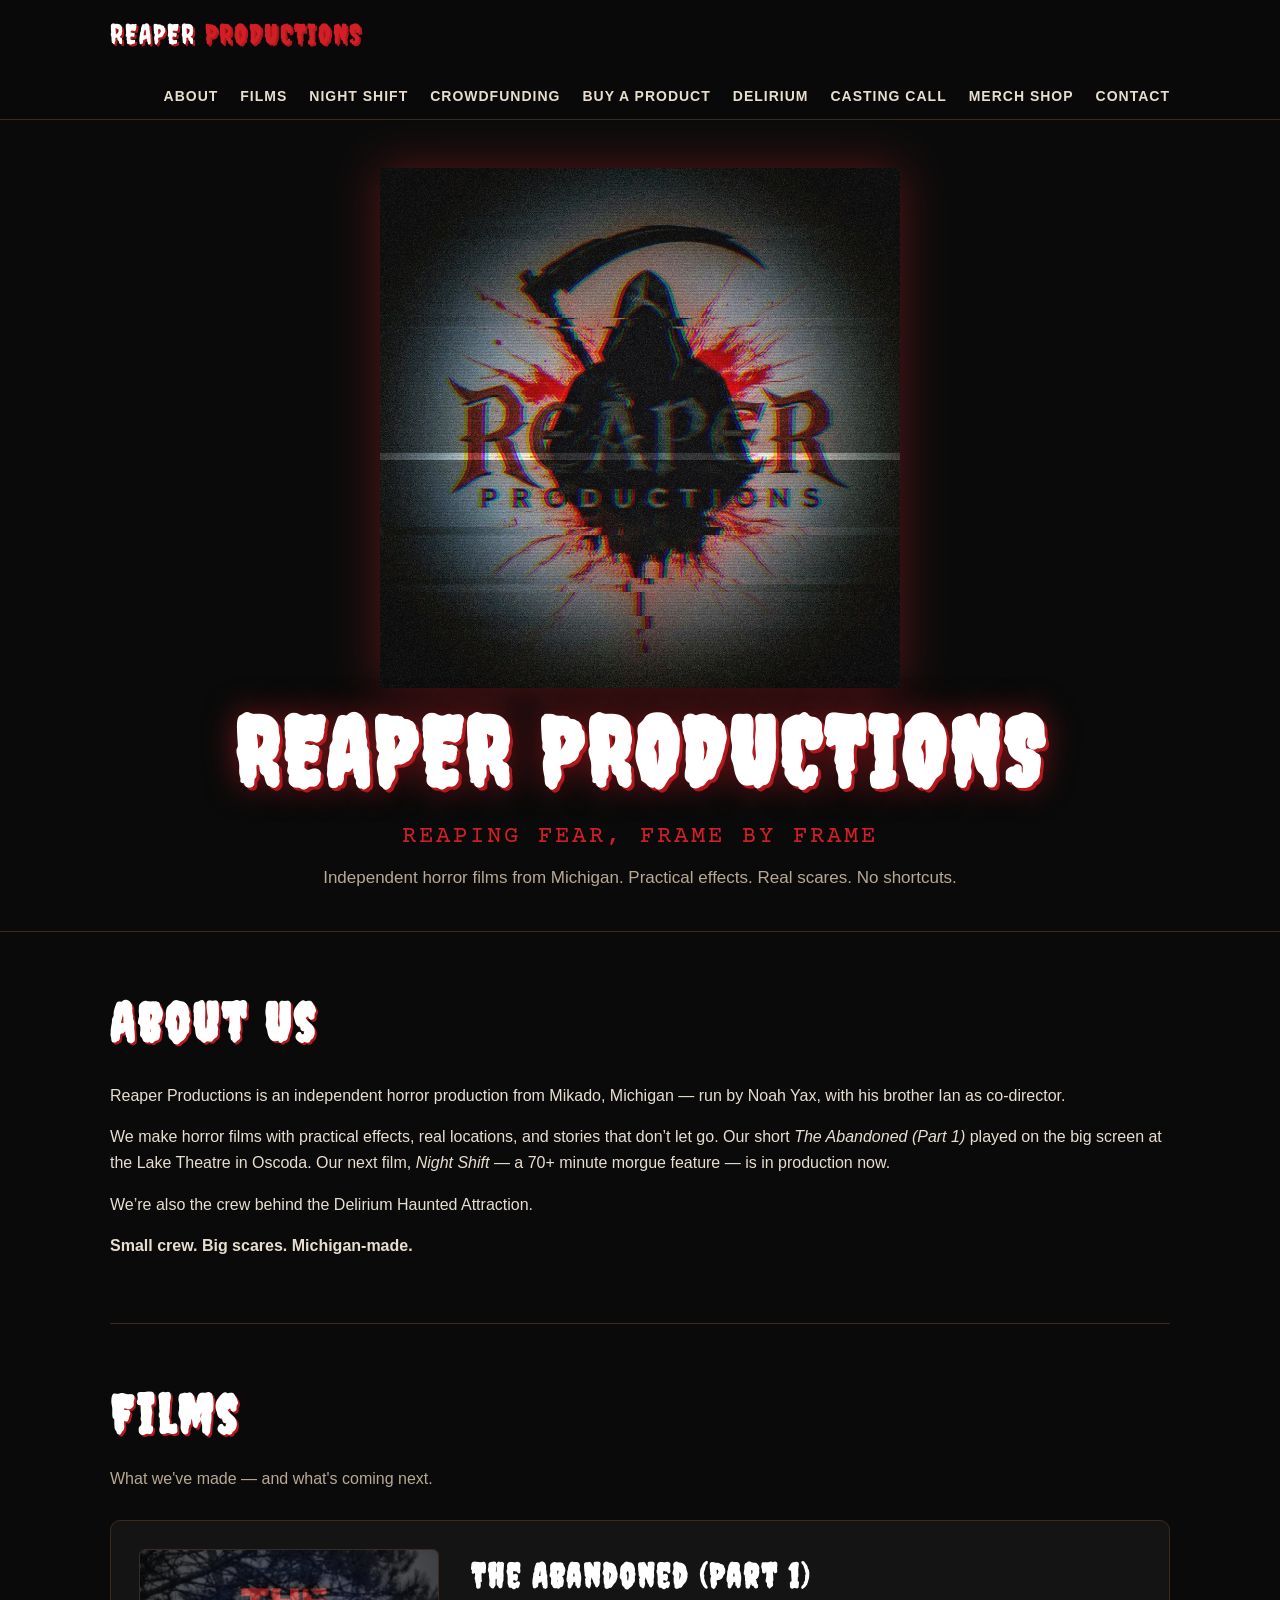
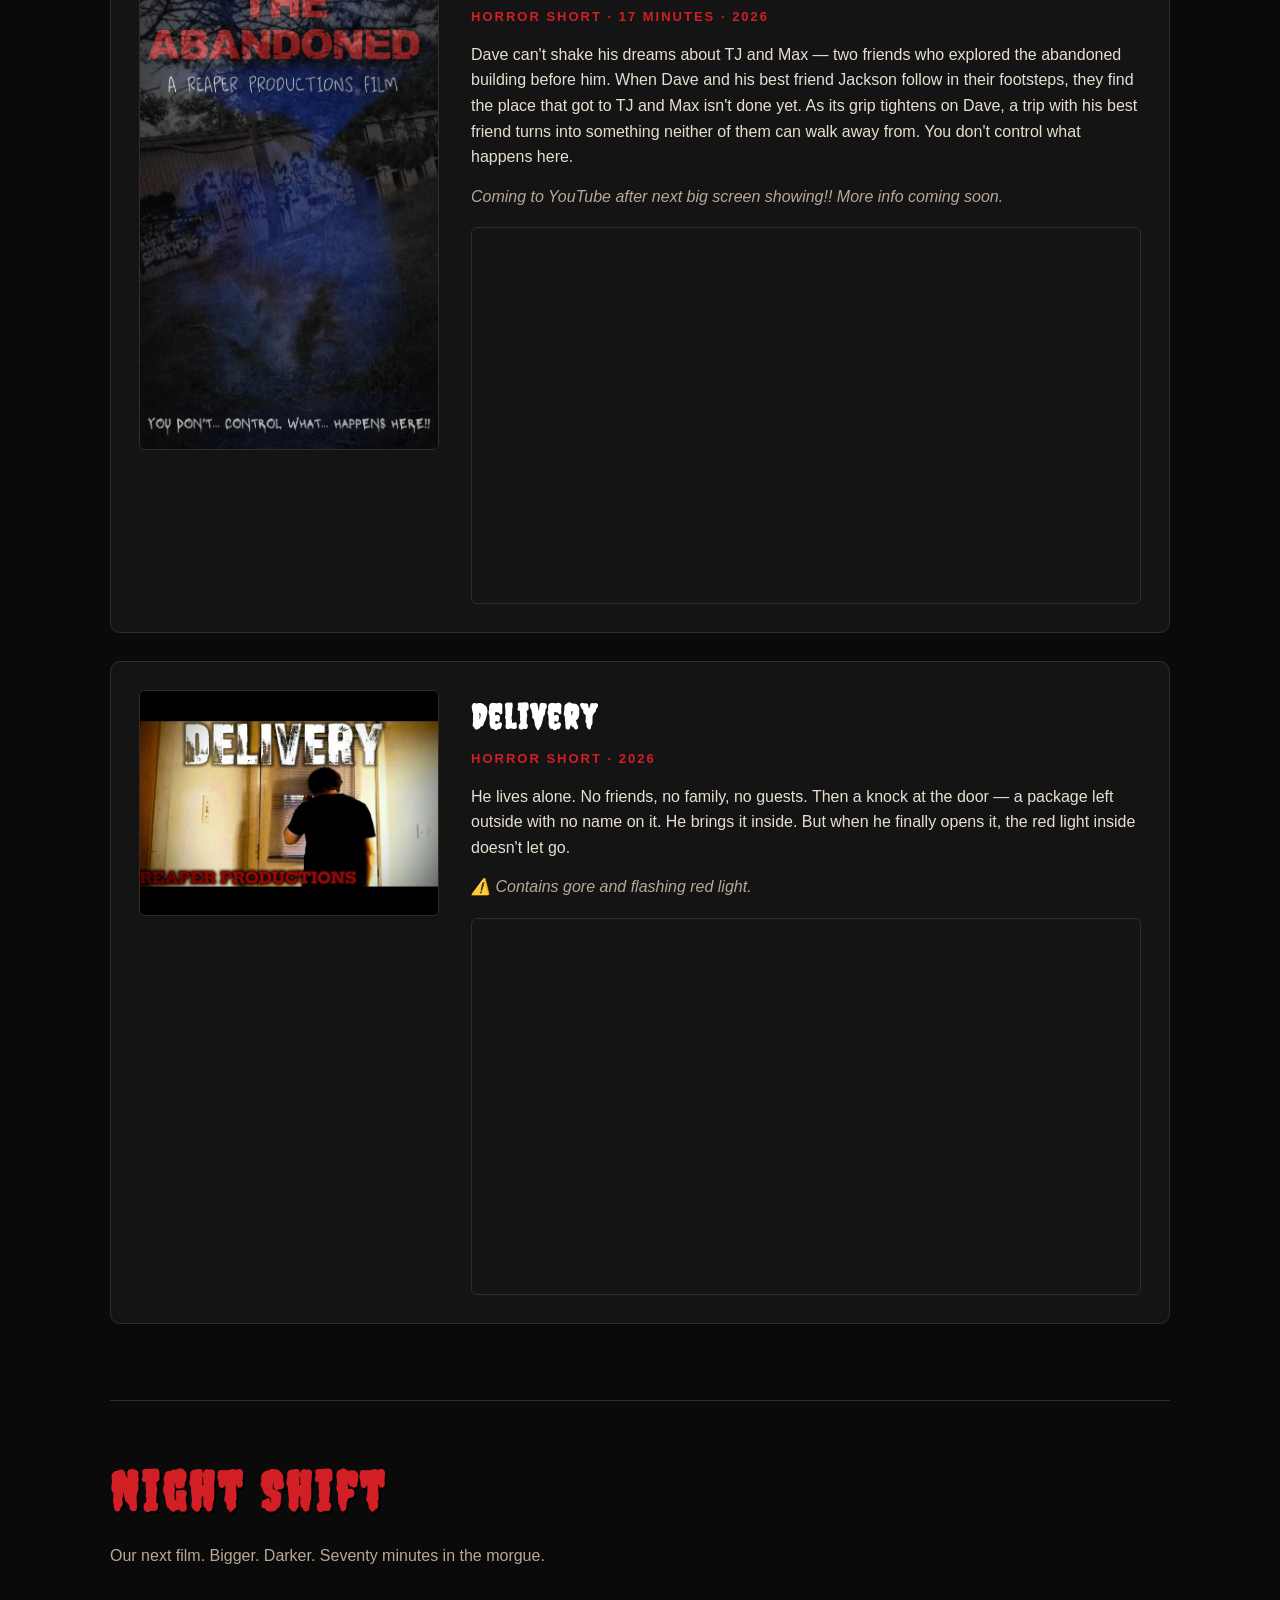
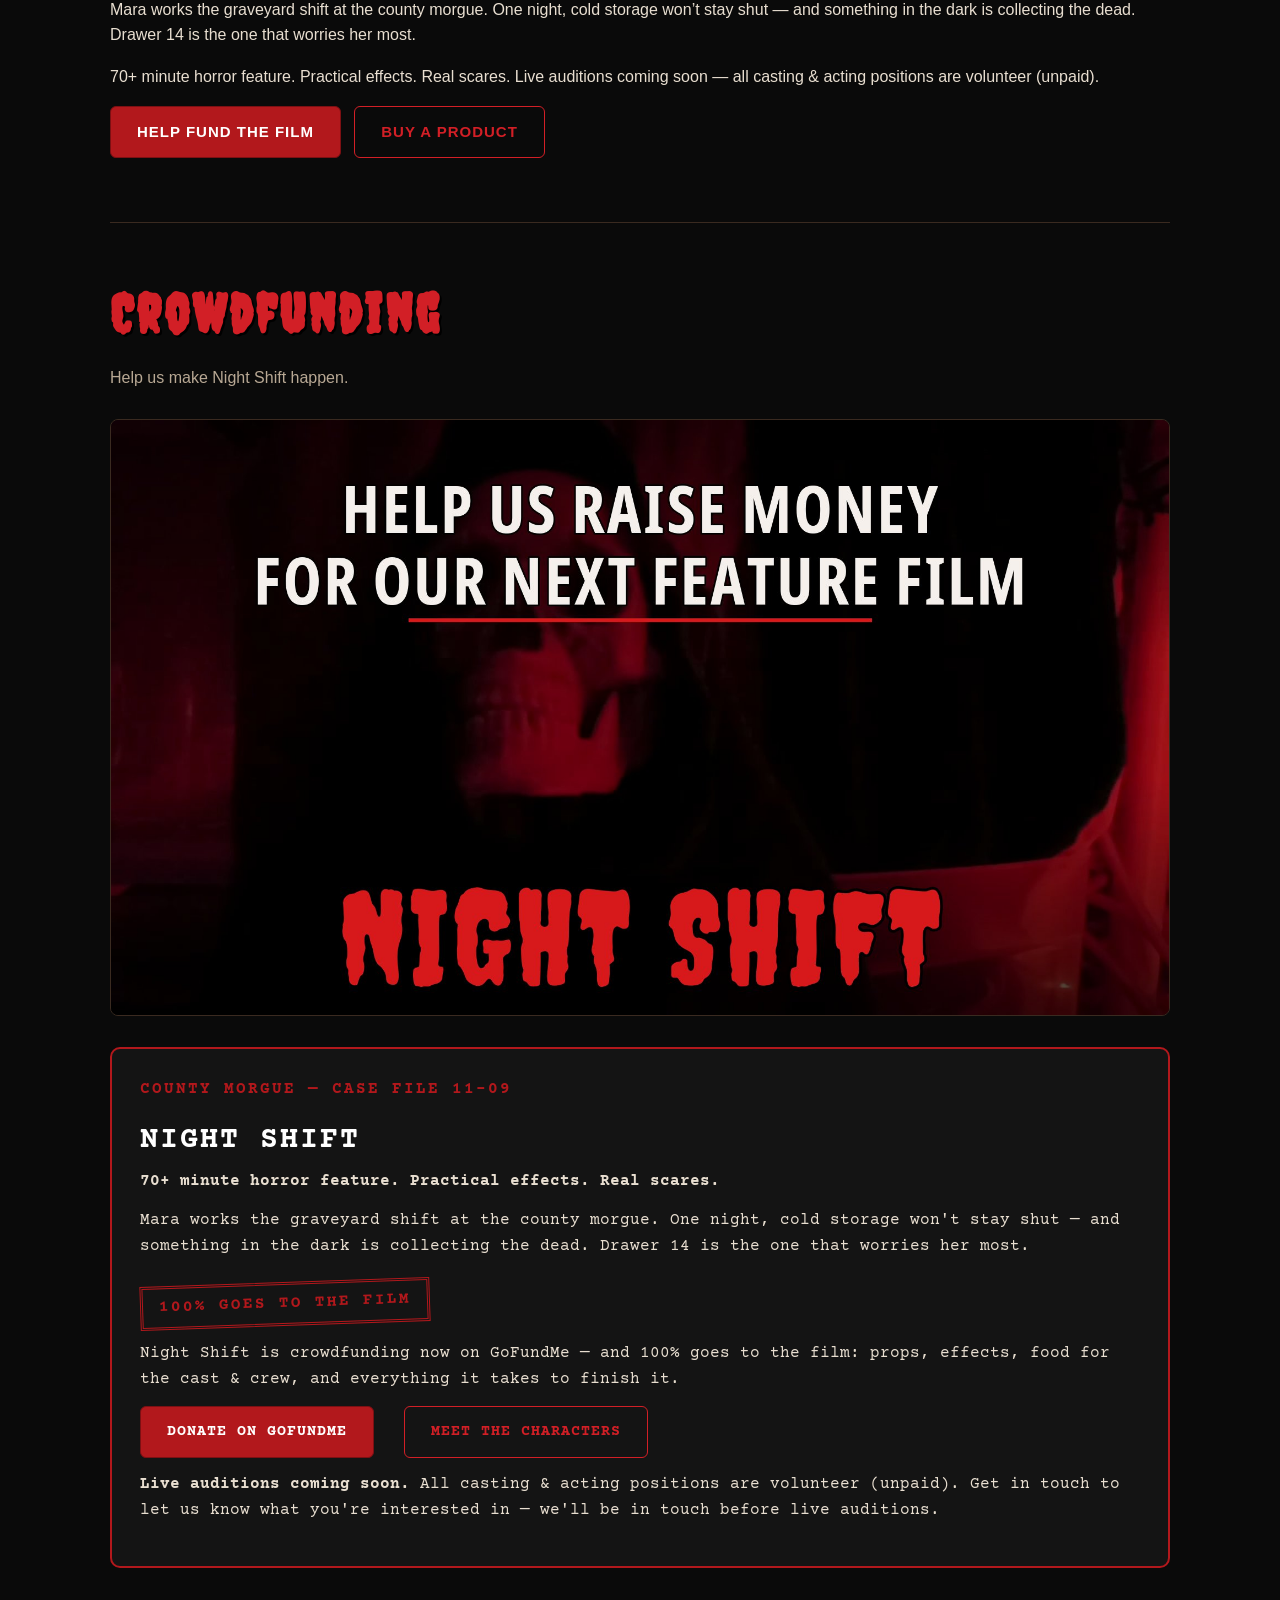
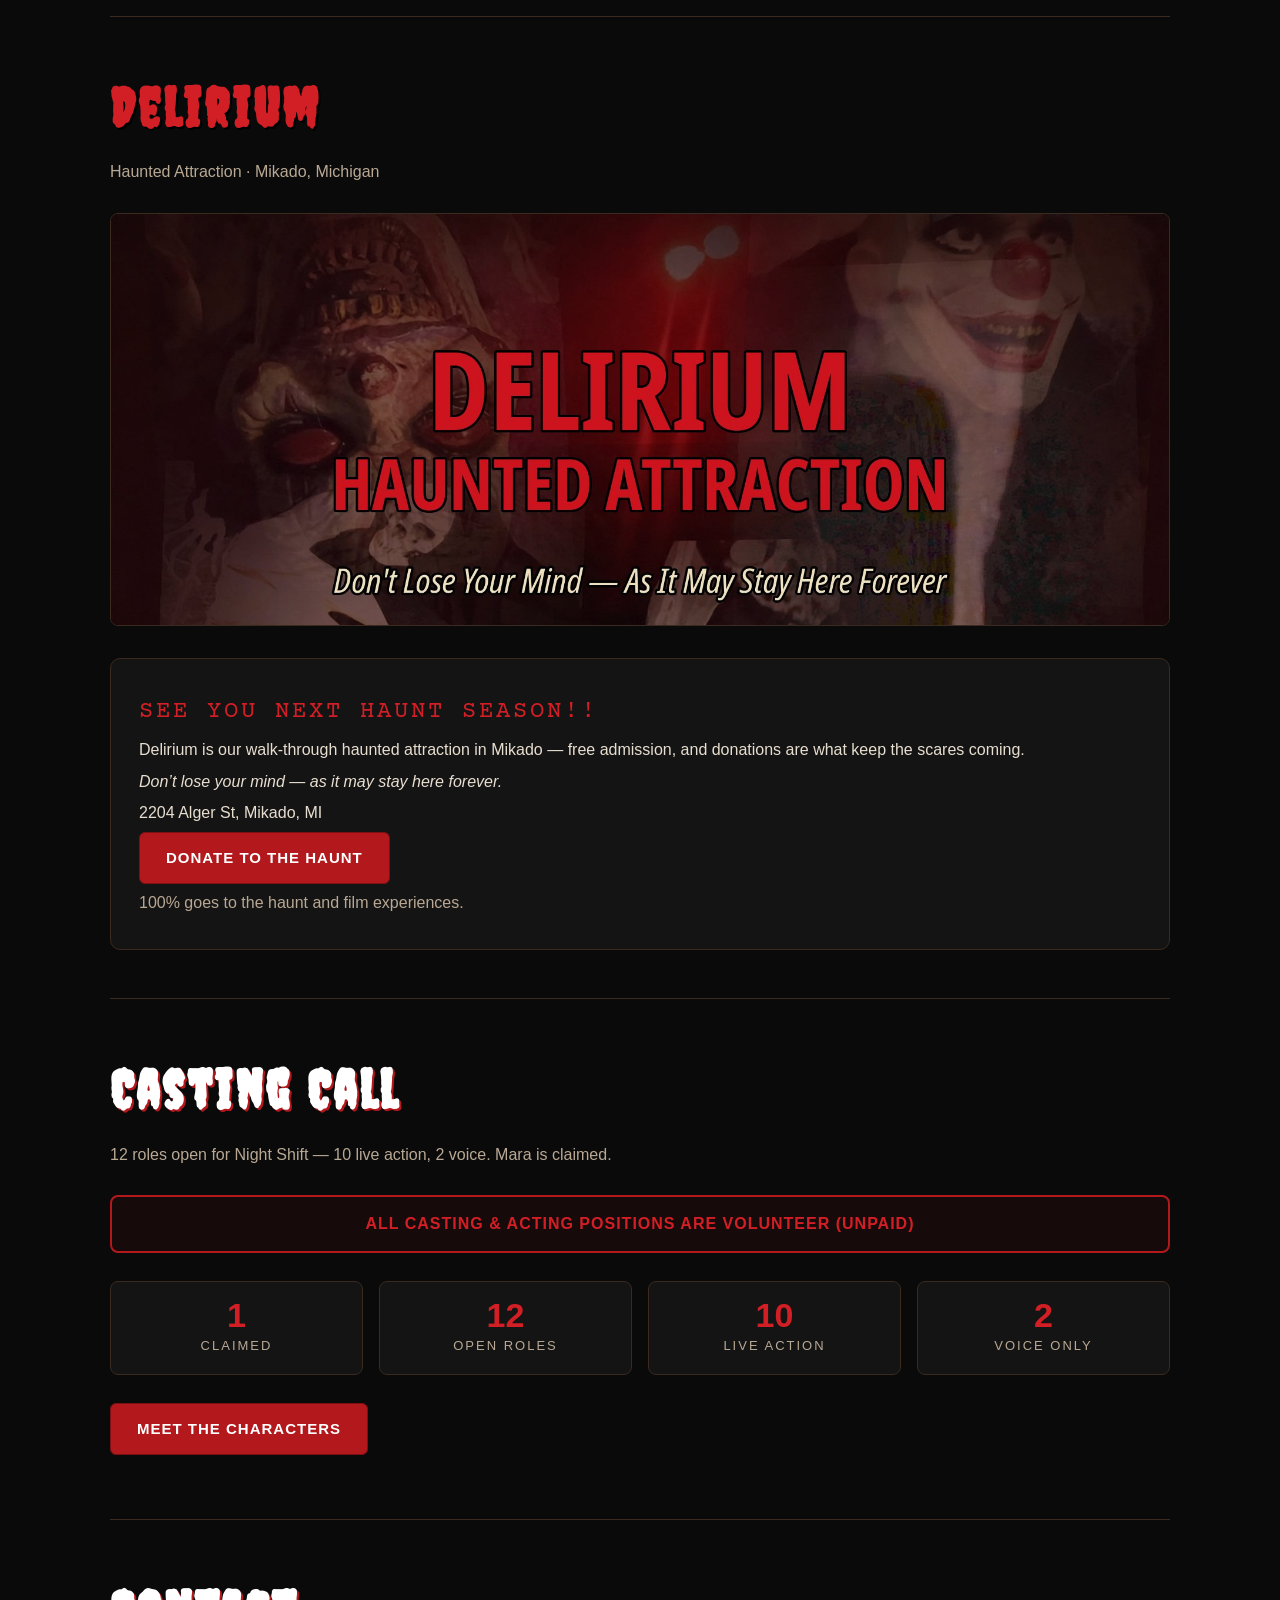
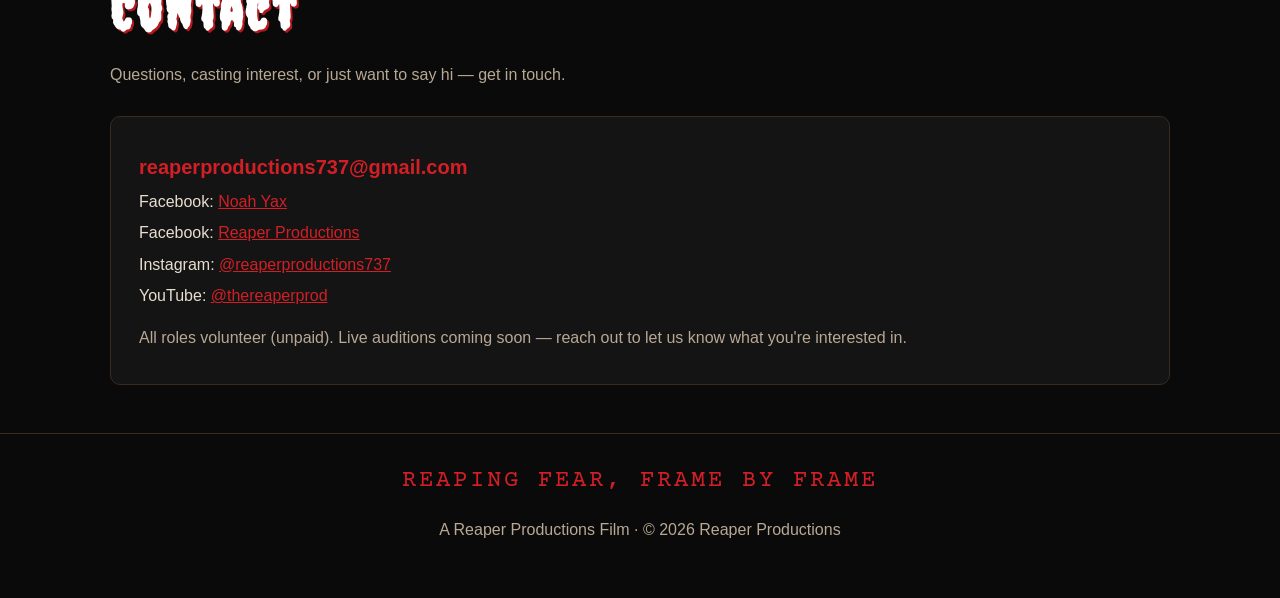
<file: index.html>
<!DOCTYPE html>
<html lang="en">
<head>
<meta charset="UTF-8">
<meta name="viewport" content="width=device-width, initial-scale=1.0">
<title>Reaper Productions — Reaping Fear, Frame by Frame</title>
<meta name="description" content="Reaper Productions — independent horror films from Michigan. The Abandoned (Part 1) and the upcoming feature Night Shift. Reaping Fear, Frame by Frame.">
<link rel="preconnect" href="https://fonts.googleapis.com">
<link rel="preconnect" href="https://fonts.gstatic.com" crossorigin>
<link href="https://fonts.googleapis.com/css2?family=Creepster&family=Courier+Prime:wght@400;700&display=swap" rel="stylesheet">
<link rel="stylesheet" href="styles.css?v=3">
</head>
<body>

<header class="nav">
  <div class="nav-inner">
    <a class="nav-brand" href="index.html">REAPER <span>PRODUCTIONS</span></a>
    <nav class="nav-links">
      <a href="#about">About</a>
      <a href="#films">Films</a>
      <a href="#night-shift">Night Shift</a>
      <a href="#crowdfunding">Crowdfunding</a>
      <a href="gifthub.html">Buy a product</a>
      <a href="#delirium">Delirium</a>
      <a href="casting.html">Casting Call</a>
      <a href="merch.html">Merch Shop</a>
      <a href="#contact">Contact</a>
    </nav>
  </div>
</header>

<div class="hero">
  <video class="logo" src="assets/logo-intro-v2.mp4" poster="assets/logo.jpg" autoplay muted loop playsinline></video>
  <h1>REAPER PRODUCTIONS</h1>
  <p class="slogan">Reaping Fear, Frame by Frame</p>
  <p class="tag">Independent horror films from Michigan. Practical effects. Real scares. No shortcuts.</p>
</div>

<hr class="rule">

<div class="wrap">

  <!-- ABOUT -->
  <section id="about">
    <h2>About Us</h2>
    <p>Reaper Productions is an independent horror production from Mikado, Michigan — run by Noah Yax, with his brother Ian as co-director.</p>
    <p>We make horror films with practical effects, real locations, and stories that don&rsquo;t let go. Our short <em>The Abandoned (Part 1)</em> played on the big screen at the Lake Theatre in Oscoda. Our next film, <em>Night Shift</em> — a 70+ minute morgue feature — is in production now.</p>
    <p>We&rsquo;re also the crew behind the Delirium Haunted Attraction.</p>
    <p><strong>Small crew. Big scares. Michigan-made.</strong></p>
  </section>

  <hr class="rule">

  <!-- FILMS -->
  <section id="films">
    <h2>Films</h2>
    <p class="sub">What we've made — and what's coming next.</p>

    <div class="film">
      <img class="poster" src="assets/abandoned.jpg" alt="The Abandoned (Part 1) poster">
      <div>
        <h3>The Abandoned (Part 1)</h3>
        <p class="meta">Horror Short &middot; 17 Minutes &middot; 2026</p>
        <p>Dave can't shake his dreams about TJ and Max — two friends who explored the abandoned building before him. When Dave and his best friend Jackson follow in their footsteps, they find the place that got to TJ and Max isn't done yet. As its grip tightens on Dave, a trip with his best friend turns into something neither of them can walk away from. You don't control what happens here.</p>
        <p class="note">Coming to YouTube after next big screen showing!! More info coming soon.</p>
        <div class="video">
          <iframe src="https://www.youtube.com/embed/A9am0BmIDVY" title="The Abandoned (Trailer)" allow="accelerometer; autoplay; clipboard-write; encrypted-media; gyroscope; picture-in-picture" allowfullscreen></iframe>
        </div>
      </div>
    </div>

    <div class="film">
      <img class="poster" src="assets/delivery.jpg" alt="Delivery poster — DELIVERY title over a man at a door">
      <div>
        <h3>Delivery</h3>
        <p class="meta">Horror Short &middot; 2026</p>
        <p>He lives alone. No friends, no family, no guests. Then a knock at the door — a package left outside with no name on it. He brings it inside. But when he finally opens it, the red light inside doesn't let go.</p>
        <p class="note">&#9888;&#65039; Contains gore and flashing red light.</p>
        <div class="video">
          <iframe src="https://www.youtube.com/embed/j9CLcR9sNyQ" title="Delivery (Short Horror Film)" allow="accelerometer; autoplay; clipboard-write; encrypted-media; gyroscope; picture-in-picture" allowfullscreen></iframe>
        </div>
      </div>
    </div>
  </section>

  <hr class="rule">

  <!-- NIGHT SHIFT -->
  <section id="night-shift">
    <h2 class="red">Night Shift</h2>
    <p class="sub">Our next film. Bigger. Darker. Seventy minutes in the morgue.</p>
    <p>Mara works the graveyard shift at the county morgue. One night, cold storage won&rsquo;t stay shut &mdash; and something in the dark is collecting the dead. Drawer 14 is the one that worries her most.</p>
    <p>70+ minute horror feature. Practical effects. Real scares. Live auditions coming soon &mdash; all casting &amp; acting positions are volunteer (unpaid).</p>
    <p>
      <a class="btn" href="#crowdfunding">Help Fund the Film</a>
      &nbsp;
      <a class="btn ghost" href="gifthub.html">Buy a Product</a>
    </p>
  </section>

  <hr class="rule">

  <section id="crowdfunding">
    <h2 class="red">Crowdfunding</h2>
    <p class="sub">Help us make Night Shift happen.</p>

    <img class="banner-img" src="assets/night-shift-raise-money.png" alt="Help us raise money for our next feature film — Night Shift">

    <div class="casefile">
      <p class="file-no">COUNTY MORGUE &mdash; CASE FILE 11-09</p>
      <h3>Night Shift</h3>
      <p><strong>70+ minute horror feature. Practical effects. Real scares.</strong></p>
      <p>Mara works the graveyard shift at the county morgue. One night, cold storage won't stay shut — and something in the dark is collecting the dead. Drawer 14 is the one that worries her most.</p>
      <span class="stamp">100% goes to the film</span>
      <p>Night Shift is crowdfunding now on GoFundMe — and 100% goes to the film: props, effects, food for the cast &amp; crew, and everything it takes to finish it.</p>
      <p>
        <a class="btn" href="https://www.gofundme.com/f/help-make-night-shift-happen" target="_blank" rel="noopener">Donate on GoFundMe</a>
        &nbsp;
        <a class="btn ghost" href="casting.html">Meet the Characters</a>
      </p>
      <p><strong>Live auditions coming soon.</strong> All casting &amp; acting positions are volunteer (unpaid). Get in touch to let us know what you're interested in — we'll be in touch before live auditions.</p>
    </div>
  </section>

  <hr class="rule">

  <!-- DELIRIUM -->
  <section id="delirium">
    <h2 class="red">Delirium</h2>
    <p class="sub">Haunted Attraction &middot; Mikado, Michigan</p>
    <img class="banner-img" src="assets/delirium-banner.jpg" alt="Delirium Haunted Attraction banner">
    <div class="contact-box">
      <p class="slogan">See you next haunt season!!</p>
      <p>Delirium is our walk-through haunted attraction in Mikado — free admission, and donations are what keep the scares coming.</p>
      <p><em>Don&rsquo;t lose your mind &mdash; as it may stay here forever.</em></p>
      <p>2204 Alger St, Mikado, MI</p>
      <p><a class="btn" href="https://gofund.me/66b022da7" target="_blank" rel="noopener">Donate to the Haunt</a></p>
      <p style="color: var(--muted);">100% goes to the haunt and film experiences.</p>
    </div>
  </section>

  <hr class="rule">

  <!-- CASTING -->
  <section id="casting">
    <h2>Casting Call</h2>
    <p class="sub">12 roles open for Night Shift — 10 live action, 2 voice. Mara is claimed.</p>
    <div class="volunteer">All casting &amp; acting positions are volunteer (unpaid)</div>
    <div class="counts">
      <div class="count"><b>1</b><span>Claimed</span></div>
      <div class="count"><b>12</b><span>Open Roles</span></div>
      <div class="count"><b>10</b><span>Live Action</span></div>
      <div class="count"><b>2</b><span>Voice Only</span></div>
    </div>
    <p><a class="btn" href="casting.html">Meet the Characters</a></p>
  </section>

  <hr class="rule">

  <!-- CONTACT -->
  <section id="contact">
    <h2>Contact</h2>
    <p class="sub">Questions, casting interest, or just want to say hi — get in touch.</p>
    <div class="contact-box">
      <p class="big"><a href="mailto:reaperproductions737@gmail.com">reaperproductions737@gmail.com</a></p>
      <p>Facebook: <a href="https://www.facebook.com/share/1Hkmwfw4qW/" target="_blank" rel="noopener">Noah Yax</a></p>
      <p>Facebook: <a href="https://www.facebook.com/share/19RkB7pCwU/" target="_blank" rel="noopener">Reaper Productions</a></p>
      <p>Instagram: <a href="https://www.instagram.com/reaperproductions737" target="_blank" rel="noopener">@reaperproductions737</a></p>
      <p>YouTube: <a href="https://youtube.com/@thereaperprod" target="_blank" rel="noopener">@thereaperprod</a></p>
      <p style="margin-top: 16px; color: var(--muted);">All roles volunteer (unpaid). Live auditions coming soon — reach out to let us know what you're interested in.</p>
    </div>
  </section>

</div>

<footer>
  <p class="slogan">Reaping Fear, Frame by Frame</p>
  <p>A Reaper Productions Film &middot; &copy; 2026 Reaper Productions</p>
</footer>

</body>
</html>
</file>
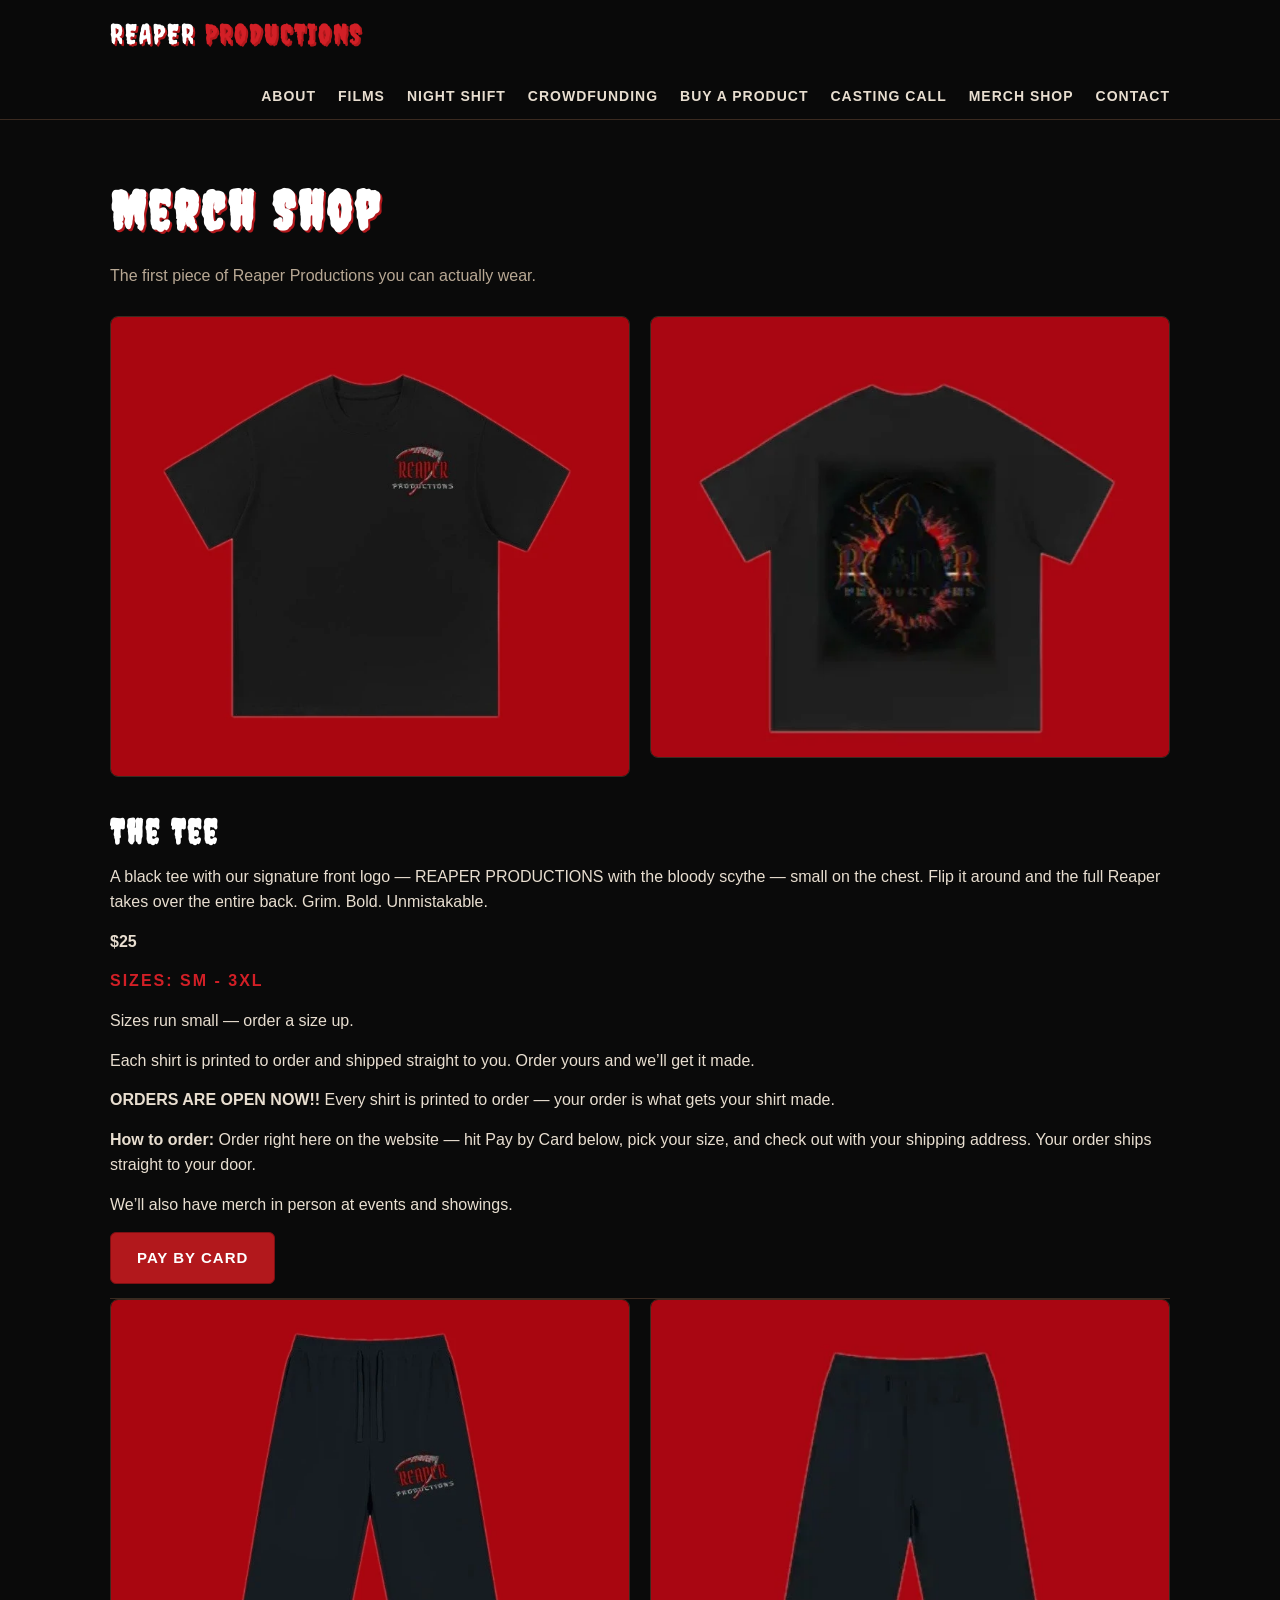
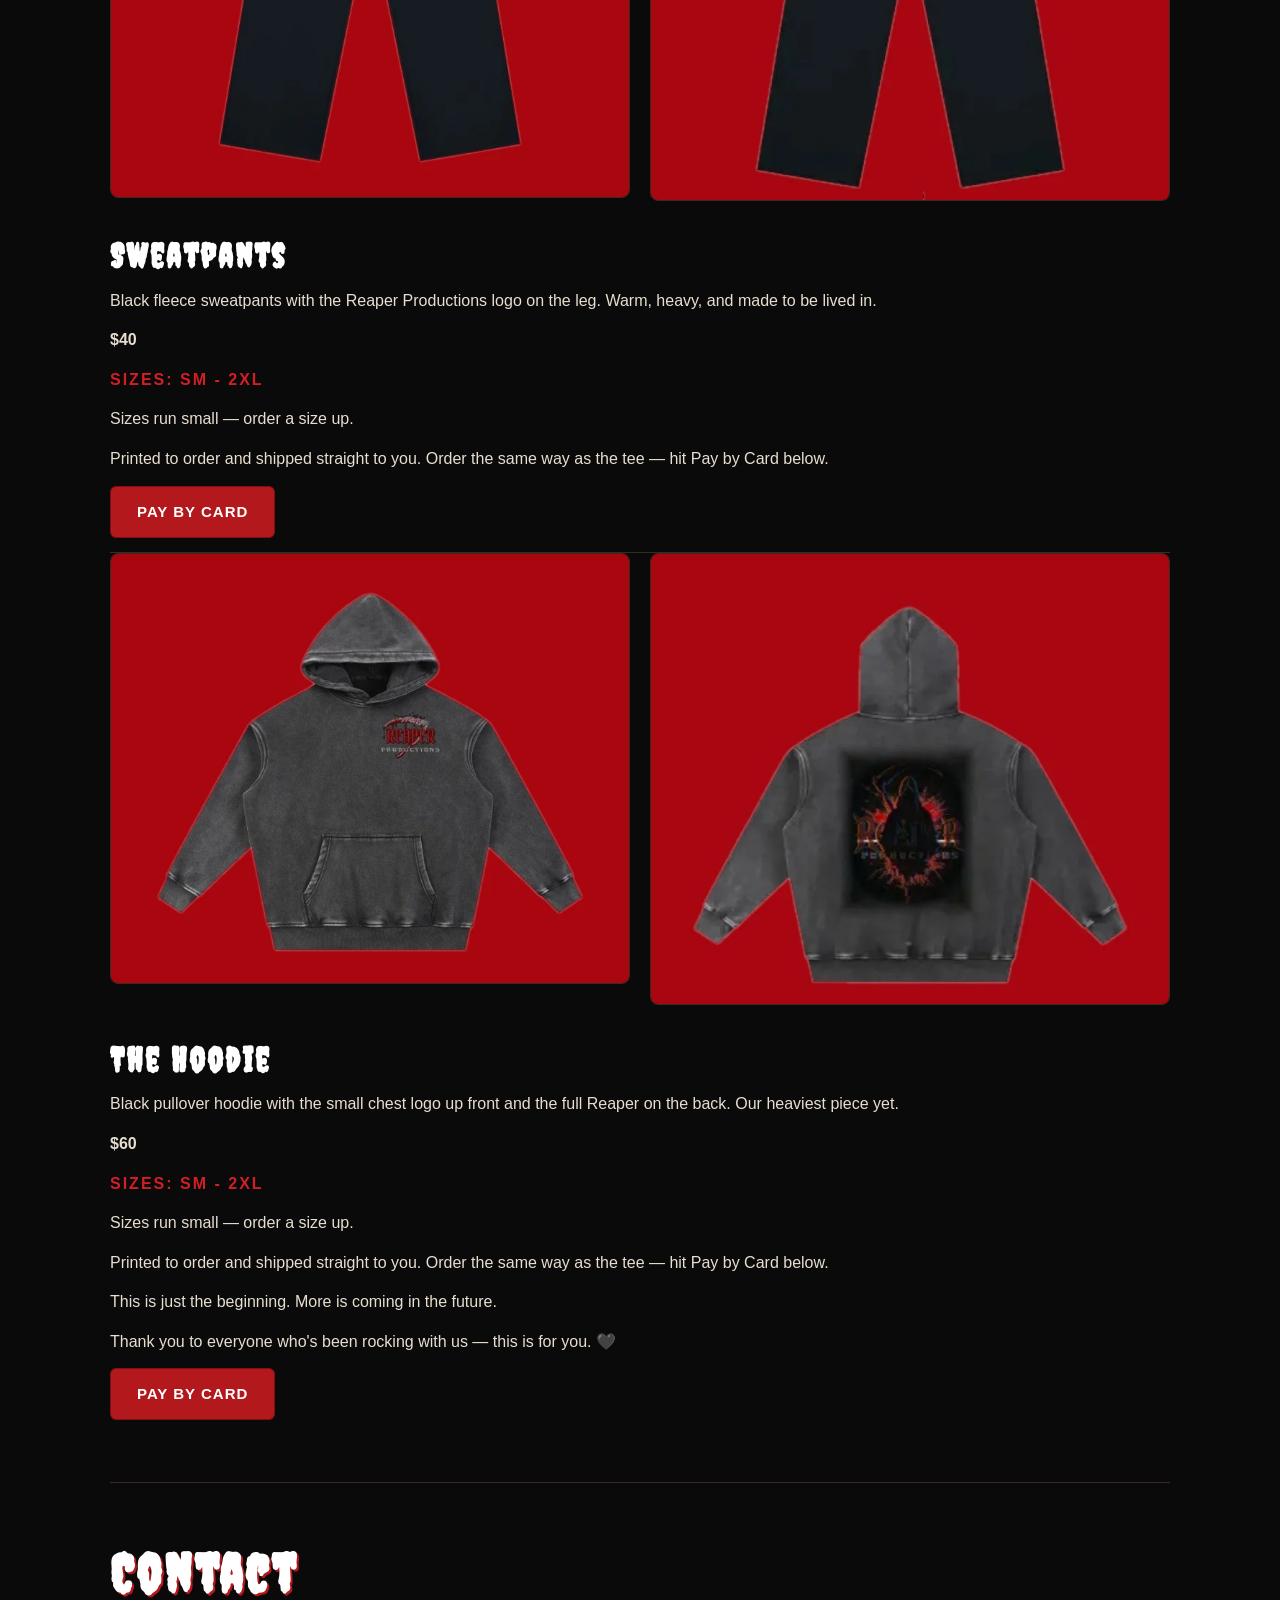
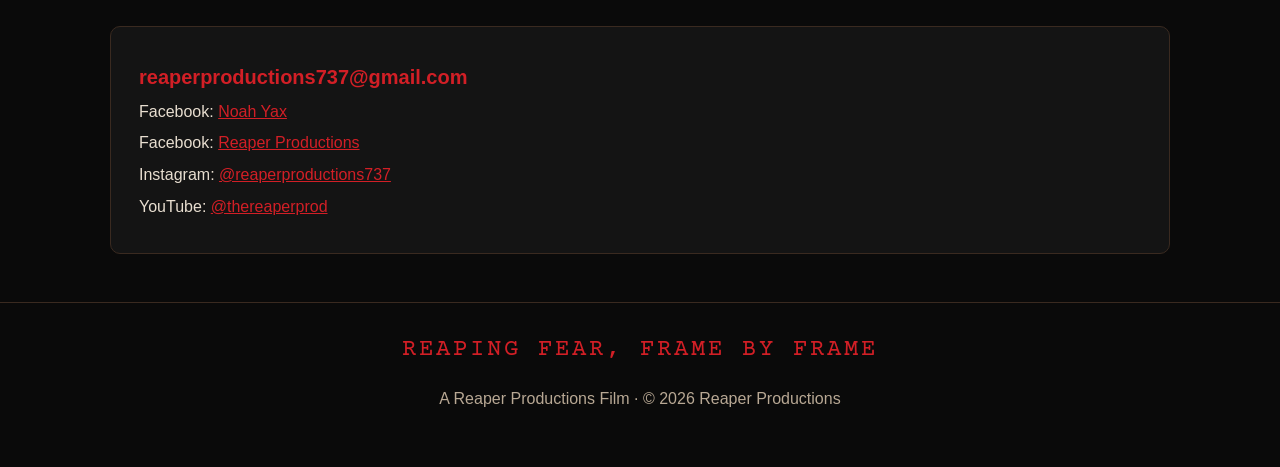
<file: merch/index.html>
<!DOCTYPE html>
<html lang="en">
<head>
<meta charset="UTF-8">
<meta name="viewport" content="width=device-width, initial-scale=1.0">
<title>Merch Shop — Reaper Productions</title>
<meta name="description" content="Reaper Productions Merch Shop — the tee ($25), sweatpants ($40), and hoodie ($60). Printed to order, shipped straight to you. Pay by card, Cash App, or cash.">
<link rel="preconnect" href="https://fonts.googleapis.com">
<link rel="preconnect" href="https://fonts.gstatic.com" crossorigin>
<link href="https://fonts.googleapis.com/css2?family=Creepster&family=Courier+Prime:wght@400;700&display=swap" rel="stylesheet">
<link rel="stylesheet" href="../styles.css?v=3">
</head>
<body>

<header class="nav">
  <div class="nav-inner">
    <a class="nav-brand" href="../index.html">REAPER <span>PRODUCTIONS</span></a>
    <nav class="nav-links">
      <a href="../index.html#about">About</a>
      <a href="../index.html#films">Films</a>
      <a href="../index.html#night-shift">Night Shift</a>
      <a href="../index.html#crowdfunding">Crowdfunding</a>
      <a href="../gifthub.html">Buy a product</a>
      <a href="../casting.html">Casting Call</a>
      <a href="../merch.html">Merch Shop</a>
      <a href="../index.html#contact">Contact</a>
    </nav>
  </div>
</header>

<div class="wrap">

  <section>
    <h2>Merch Shop</h2>
    <p class="sub">The first piece of Reaper Productions you can actually wear.</p>

    <div class="merch">
      <img src="../assets/tee-front.webp?v=2" alt="Reaper Productions tee — front, small REAPER PRODUCTIONS logo with bloody scythe on the chest">
      <img src="../assets/tee-back.webp" alt="Reaper Productions tee — back, full reaper image">
    </div>

    <div class="merch-info" style="margin-top: 28px;">
      <h3 style="font-family: 'Creepster', cursive; font-size: 34px; letter-spacing: 2px; margin: 0 0 4px; color: #fff;">The Tee</h3>
      <p>A black tee with our signature front logo — REAPER PRODUCTIONS with the bloody scythe — small on the chest. Flip it around and the full Reaper takes over the entire back. Grim. Bold. Unmistakable.</p>
      <p><strong>$25</strong></p>
      <p class="sizes">SIZES: SM - 3XL</p>
      <p>Sizes run small — order a size up.</p>
      <p>Each shirt is printed to order and shipped straight to you. Order yours and we&rsquo;ll get it made.</p>
      <p><strong>ORDERS ARE OPEN NOW!!</strong> Every shirt is printed to order — your order is what gets your shirt made.</p>
      <p><strong>How to order:</strong> Order right here on the website — hit Pay by Card below, pick your size, and check out with your shipping address. Your order ships straight to your door.</p>
      <p>We&rsquo;ll also have merch in person at events and showings.</p>
      <p>
        <a class="btn" href="https://buy.stripe.com/9B6bJ2aTVe6H3AsfBV3oA00" target="_blank" rel="noopener">Pay by Card</a>
      </p>
    </div>

    <hr class="rule">

    <div class="merch">
      <img src="../assets/sweats-front.webp?v=2" alt="Reaper Productions sweatpants — front, Reaper Productions logo on the leg">
      <img src="../assets/sweats-back.webp" alt="Reaper Productions sweatpants — back, plain">
    </div>

    <div class="merch-info" style="margin-top: 28px;">
      <h3 style="font-family: 'Creepster', cursive; font-size: 34px; letter-spacing: 2px; margin: 0 0 4px; color: #fff;">Sweatpants</h3>
      <p>Black fleece sweatpants with the Reaper Productions logo on the leg. Warm, heavy, and made to be lived in.</p>
      <p><strong>$40</strong></p>
      <p class="sizes">SIZES: SM - 2XL</p>
      <p>Sizes run small — order a size up.</p>
      <p>Printed to order and shipped straight to you. Order the same way as the tee — hit Pay by Card below.</p>
      <p>
        <a class="btn" href="https://buy.stripe.com/14AaEY9PRaUv2wofBV3oA01" target="_blank" rel="noopener">Pay by Card</a>
      </p>
    </div>

    <hr class="rule">

    <div class="merch">
      <img src="../assets/hoodie-front.webp?v=2" alt="Reaper Productions hoodie — front, small REAPER PRODUCTIONS logo with bloody scythe on the chest">
      <img src="../assets/hoodie-back.webp" alt="Reaper Productions hoodie — back, full reaper image">
    </div>

    <div class="merch-info" style="margin-top: 28px;">
      <h3 style="font-family: 'Creepster', cursive; font-size: 34px; letter-spacing: 2px; margin: 0 0 4px; color: #fff;">The Hoodie</h3>
      <p>Black pullover hoodie with the small chest logo up front and the full Reaper on the back. Our heaviest piece yet.</p>
      <p><strong>$60</strong></p>
      <p class="sizes">SIZES: SM - 2XL</p>
      <p>Sizes run small — order a size up.</p>
      <p>Printed to order and shipped straight to you. Order the same way as the tee — hit Pay by Card below.</p>
      <p>This is just the beginning. More is coming in the future.</p>
      <p>Thank you to everyone who's been rocking with us — this is for you. 🖤</p>
      <p>
        <a class="btn" href="https://buy.stripe.com/3cIdRae671jVfjablF3oA02" target="_blank" rel="noopener">Pay by Card</a>
      </p>
    </div>
  </section>

  <hr class="rule">

  <section id="contact">
    <h2>Contact</h2>
    <div class="contact-box">
      <p class="big"><a href="mailto:reaperproductions737@gmail.com">reaperproductions737@gmail.com</a></p>
      <p>Facebook: <a href="https://www.facebook.com/share/1Hkmwfw4qW/" target="_blank" rel="noopener">Noah Yax</a></p>
      <p>Facebook: <a href="https://www.facebook.com/share/19RkB7pCwU/" target="_blank" rel="noopener">Reaper Productions</a></p>
      <p>Instagram: <a href="https://www.instagram.com/reaperproductions737" target="_blank" rel="noopener">@reaperproductions737</a></p>
      <p>YouTube: <a href="https://youtube.com/@thereaperprod" target="_blank" rel="noopener">@thereaperprod</a></p>
    </div>
  </section>

</div>

<footer>
  <p class="slogan">Reaping Fear, Frame by Frame</p>
  <p>A Reaper Productions Film &middot; &copy; 2026 Reaper Productions</p>
</footer>

</body>
</html>
</file>
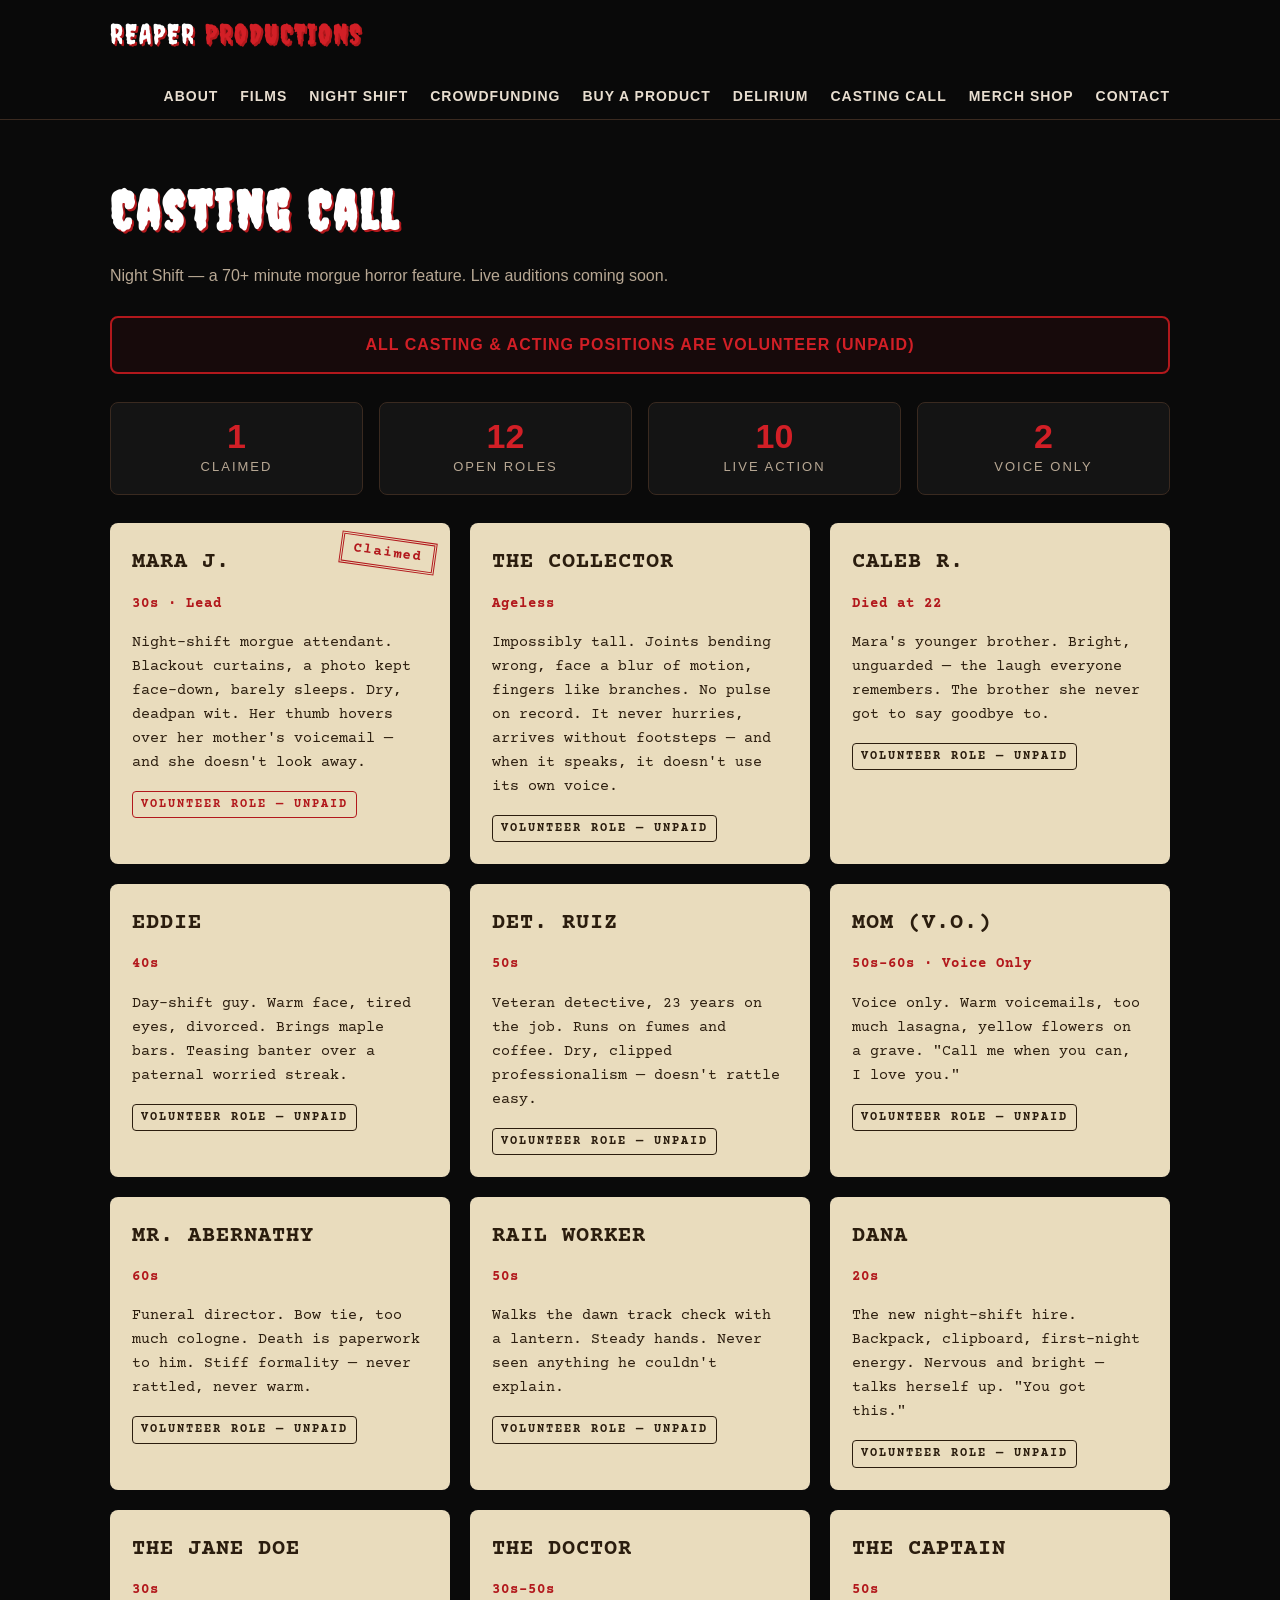
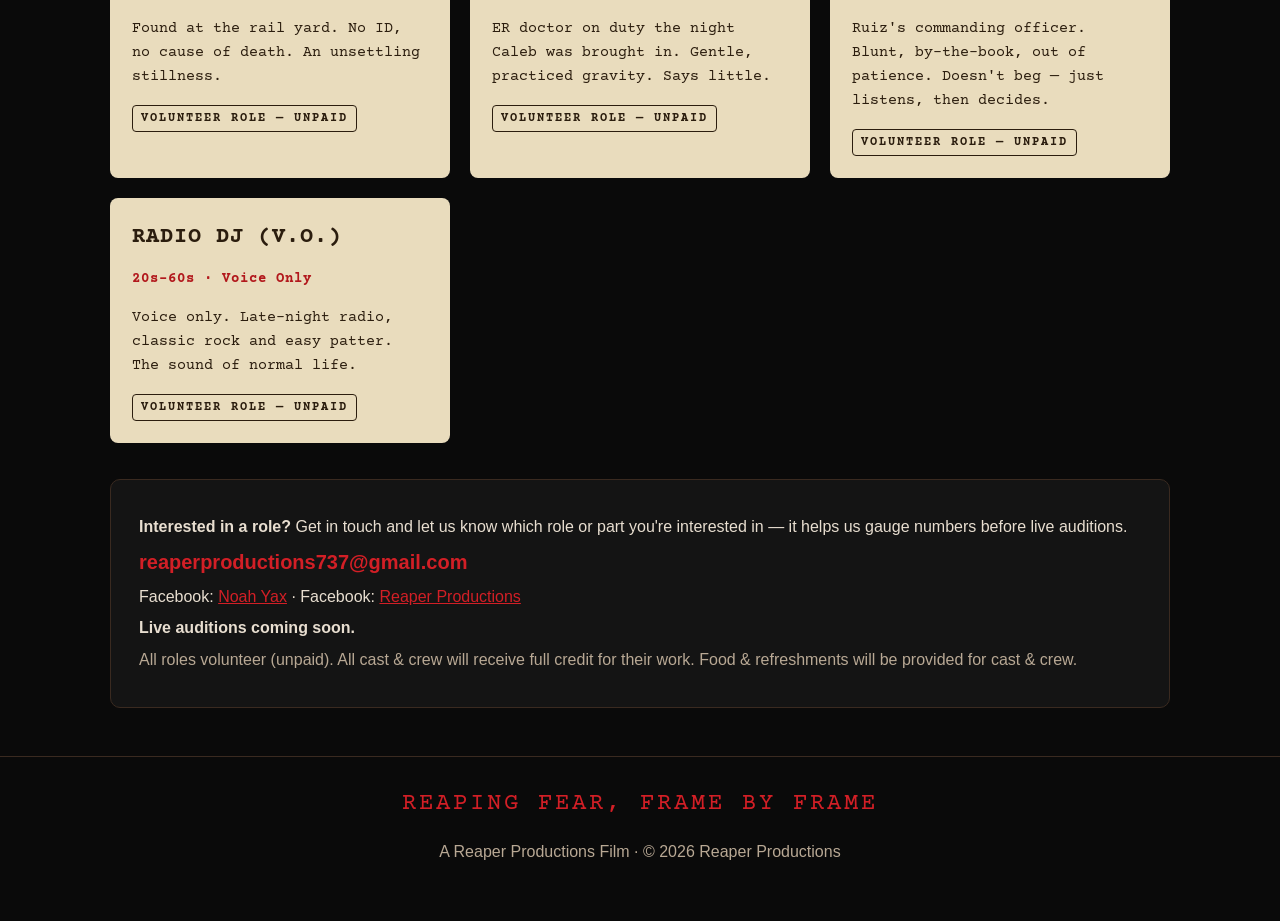
<file: casting.html>
<!DOCTYPE html>
<html lang="en">
<head>
<meta charset="UTF-8">
<meta name="viewport" content="width=device-width, initial-scale=1.0">
<title>Casting Call — Night Shift | Reaper Productions</title>
<meta name="description" content="Casting call for Night Shift, a 70+ minute morgue horror feature from Reaper Productions. 12 roles open — 10 live action, 2 voice. All roles volunteer (unpaid). Live auditions coming soon.">
<link rel="preconnect" href="https://fonts.googleapis.com">
<link rel="preconnect" href="https://fonts.gstatic.com" crossorigin>
<link href="https://fonts.googleapis.com/css2?family=Creepster&family=Courier+Prime:wght@400;700&display=swap" rel="stylesheet">
<link rel="stylesheet" href="styles.css?v=3">
</head>
<body>

<header class="nav">
  <div class="nav-inner">
    <a class="nav-brand" href="index.html">REAPER <span>PRODUCTIONS</span></a>
    <nav class="nav-links">
      <a href="index.html#about">About</a>
      <a href="index.html#films">Films</a>
      <a href="index.html#night-shift">Night Shift</a>
      <a href="index.html#crowdfunding">Crowdfunding</a>
      <a href="gifthub.html">Buy a product</a>
      <a href="index.html#delirium">Delirium</a>
      <a href="casting.html">Casting Call</a>
      <a href="merch.html">Merch Shop</a>
      <a href="index.html#contact">Contact</a>
    </nav>
  </div>
</header>

<div class="wrap">
  <section>
    <h2>Casting Call</h2>
    <p class="sub">Night Shift — a 70+ minute morgue horror feature. Live auditions coming soon.</p>

    <div class="volunteer">All casting &amp; acting positions are volunteer (unpaid)</div>

    <div class="counts">
      <div class="count"><b>1</b><span>Claimed</span></div>
      <div class="count"><b>12</b><span>Open Roles</span></div>
      <div class="count"><b>10</b><span>Live Action</span></div>
      <div class="count"><b>2</b><span>Voice Only</span></div>
    </div>

    <div class="cards">

      <div class="card claimed">
        <span class="stamp-claimed">Claimed</span>
        <h3>Mara J.</h3>
        <p class="age">30s &middot; Lead</p>
        <p>Night-shift morgue attendant. Blackout curtains, a photo kept face-down, barely sleeps. Dry, deadpan wit. Her thumb hovers over her mother's voicemail — and she doesn't look away.</p>
        <span class="tag">Volunteer role — unpaid</span>
      </div>

      <div class="card">
        <h3>The Collector</h3>
        <p class="age">Ageless</p>
        <p>Impossibly tall. Joints bending wrong, face a blur of motion, fingers like branches. No pulse on record. It never hurries, arrives without footsteps — and when it speaks, it doesn't use its own voice.</p>
        <span class="tag">Volunteer role — unpaid</span>
      </div>

      <div class="card">
        <h3>Caleb R.</h3>
        <p class="age">Died at 22</p>
        <p>Mara's younger brother. Bright, unguarded — the laugh everyone remembers. The brother she never got to say goodbye to.</p>
        <span class="tag">Volunteer role — unpaid</span>
      </div>

      <div class="card">
        <h3>Eddie</h3>
        <p class="age">40s</p>
        <p>Day-shift guy. Warm face, tired eyes, divorced. Brings maple bars. Teasing banter over a paternal worried streak.</p>
        <span class="tag">Volunteer role — unpaid</span>
      </div>

      <div class="card">
        <h3>Det. Ruiz</h3>
        <p class="age">50s</p>
        <p>Veteran detective, 23 years on the job. Runs on fumes and coffee. Dry, clipped professionalism — doesn't rattle easy.</p>
        <span class="tag">Volunteer role — unpaid</span>
      </div>

      <div class="card">
        <h3>Mom (V.O.)</h3>
        <p class="age">50s&ndash;60s &middot; Voice Only</p>
        <p>Voice only. Warm voicemails, too much lasagna, yellow flowers on a grave. "Call me when you can, I love you."</p>
        <span class="tag">Volunteer role — unpaid</span>
      </div>

      <div class="card">
        <h3>Mr. Abernathy</h3>
        <p class="age">60s</p>
        <p>Funeral director. Bow tie, too much cologne. Death is paperwork to him. Stiff formality — never rattled, never warm.</p>
        <span class="tag">Volunteer role — unpaid</span>
      </div>

      <div class="card">
        <h3>Rail Worker</h3>
        <p class="age">50s</p>
        <p>Walks the dawn track check with a lantern. Steady hands. Never seen anything he couldn't explain.</p>
        <span class="tag">Volunteer role — unpaid</span>
      </div>

      <div class="card">
        <h3>Dana</h3>
        <p class="age">20s</p>
        <p>The new night-shift hire. Backpack, clipboard, first-night energy. Nervous and bright — talks herself up. "You got this."</p>
        <span class="tag">Volunteer role — unpaid</span>
      </div>

      <div class="card">
        <h3>The Jane Doe</h3>
        <p class="age">30s</p>
        <p>Found at the rail yard. No ID, no cause of death. An unsettling stillness.</p>
        <span class="tag">Volunteer role — unpaid</span>
      </div>

      <div class="card">
        <h3>The Doctor</h3>
        <p class="age">30s–50s</p>
        <p>ER doctor on duty the night Caleb was brought in. Gentle, practiced gravity. Says little.</p>
        <span class="tag">Volunteer role — unpaid</span>
      </div>

      <div class="card">
        <h3>The Captain</h3>
        <p class="age">50s</p>
        <p>Ruiz's commanding officer. Blunt, by-the-book, out of patience. Doesn't beg — just listens, then decides.</p>
        <span class="tag">Volunteer role — unpaid</span>
      </div>

      <div class="card">
        <h3>Radio DJ (V.O.)</h3>
        <p class="age">20s–60s &middot; Voice Only</p>
        <p>Voice only. Late-night radio, classic rock and easy patter. The sound of normal life.</p>
        <span class="tag">Volunteer role — unpaid</span>
      </div>

    </div>

    <div class="contact-box" style="margin-top: 36px;">
      <p><strong>Interested in a role?</strong> Get in touch and let us know which role or part you're interested in — it helps us gauge numbers before live auditions.</p>
      <p class="big"><a href="mailto:reaperproductions737@gmail.com">reaperproductions737@gmail.com</a></p>
      <p>Facebook: <a href="https://www.facebook.com/share/1Hkmwfw4qW/" target="_blank" rel="noopener">Noah Yax</a> &middot; Facebook: <a href="https://www.facebook.com/share/19RkB7pCwU/" target="_blank" rel="noopener">Reaper Productions</a></p>
      <p><strong>Live auditions coming soon.</strong></p>
      <p style="color: var(--muted);">All roles volunteer (unpaid). All cast &amp; crew will receive full credit for their work. Food &amp; refreshments will be provided for cast &amp; crew.</p>
    </div>
  </section>
</div>

<footer>
  <p class="slogan">Reaping Fear, Frame by Frame</p>
  <p>A Reaper Productions Film &middot; &copy; 2026 Reaper Productions</p>
</footer>

</body>
</html>
</file>
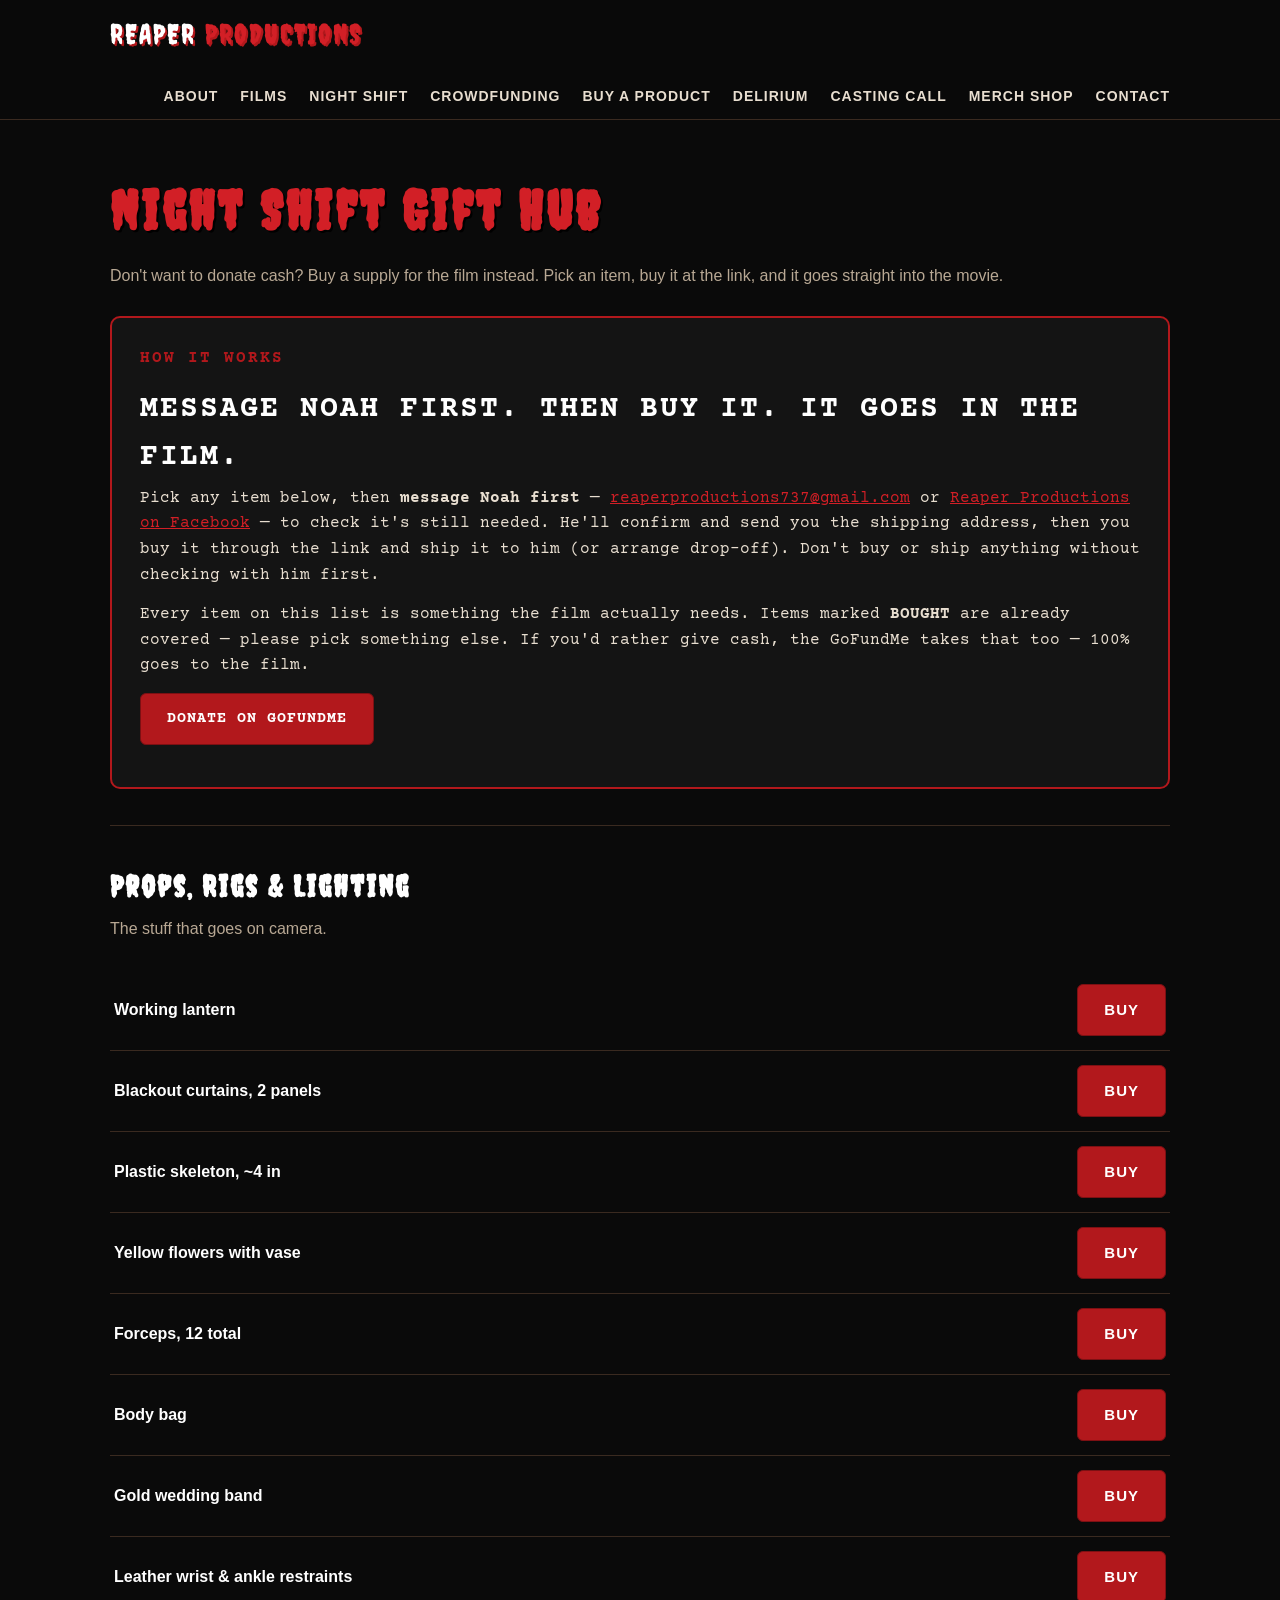
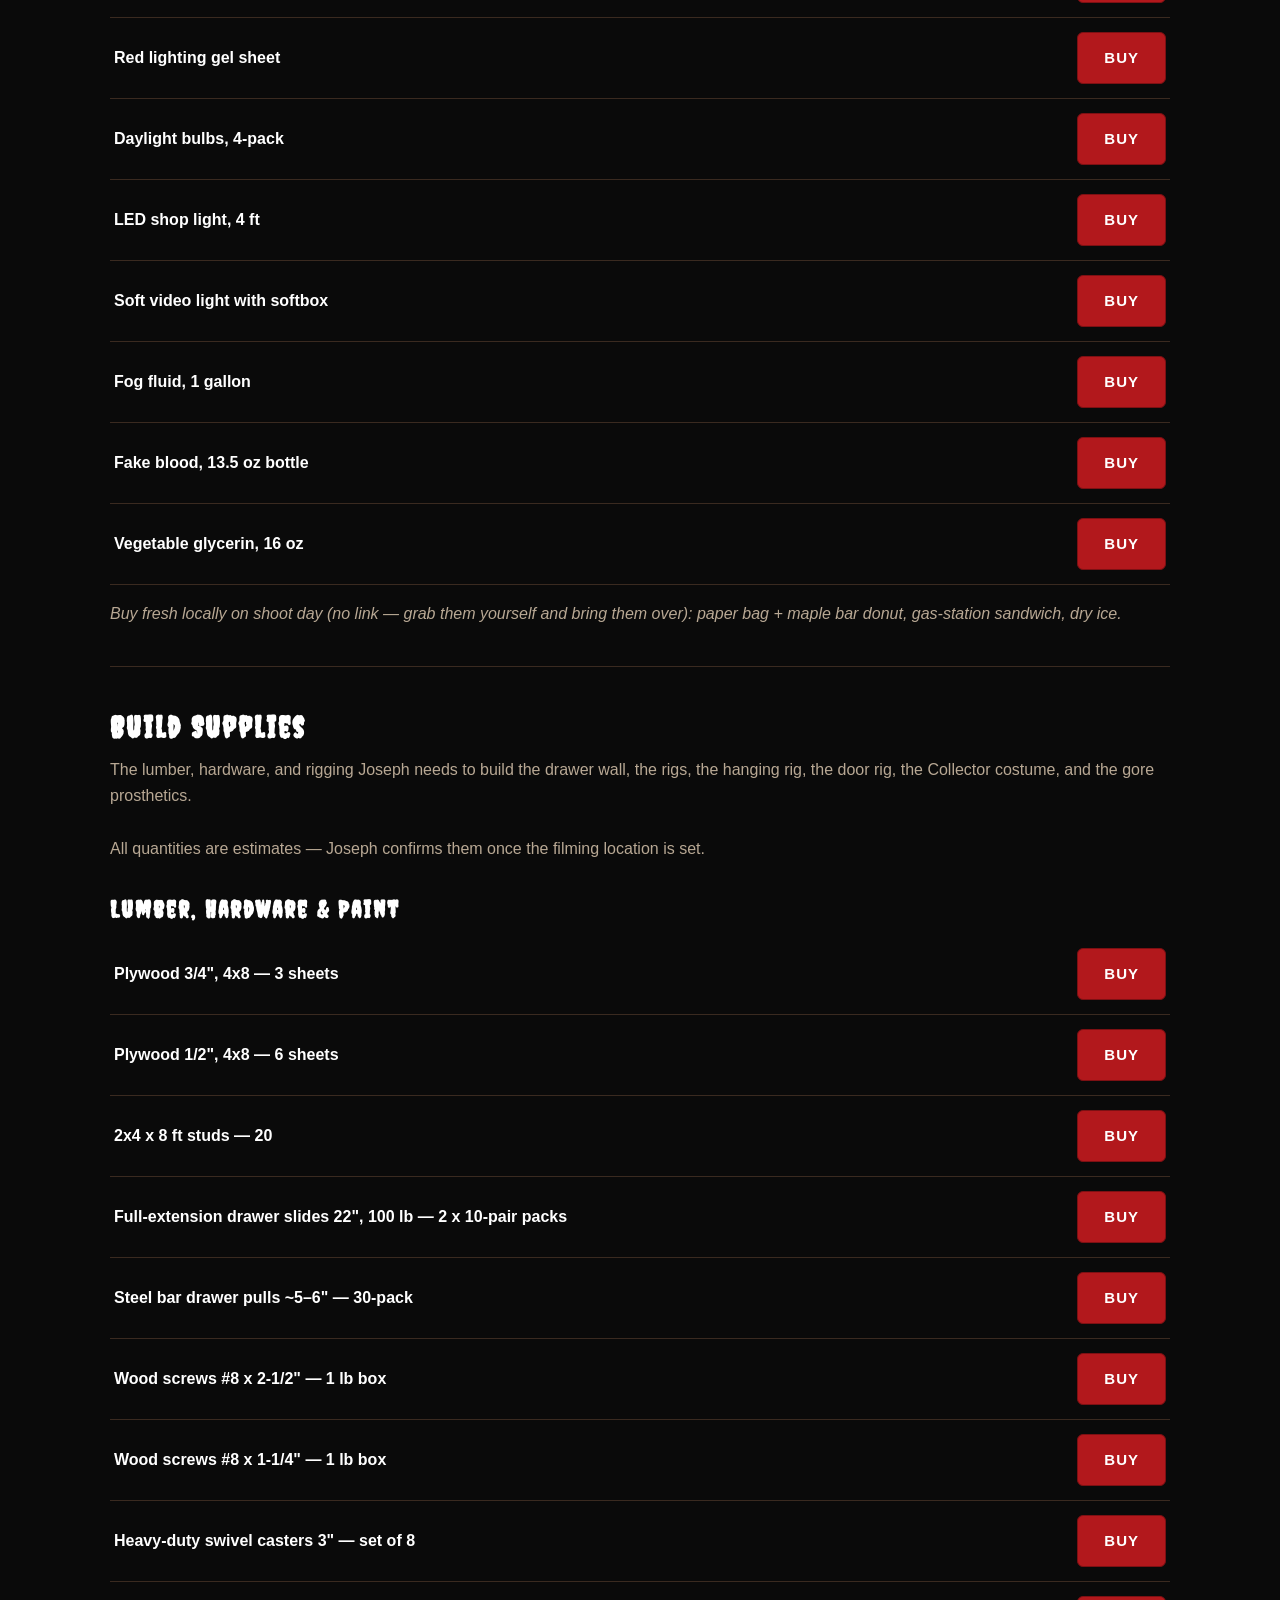
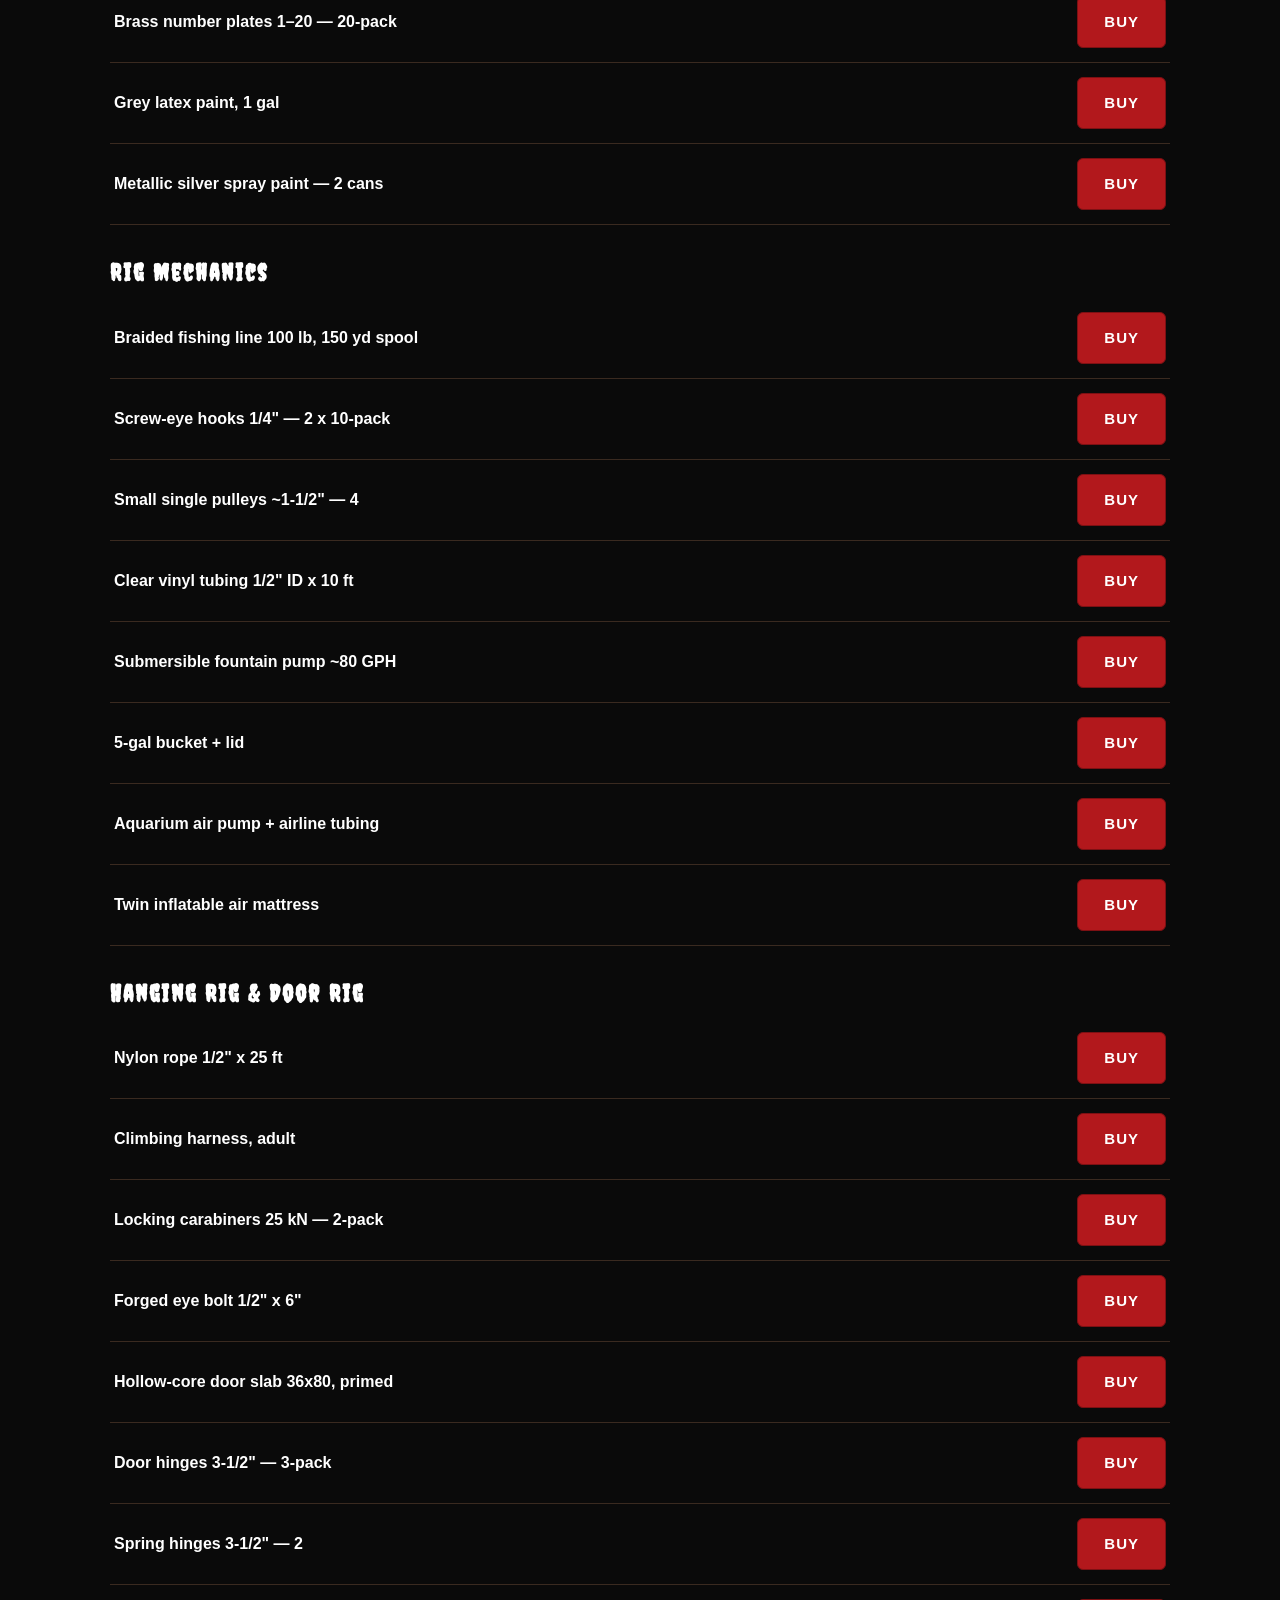
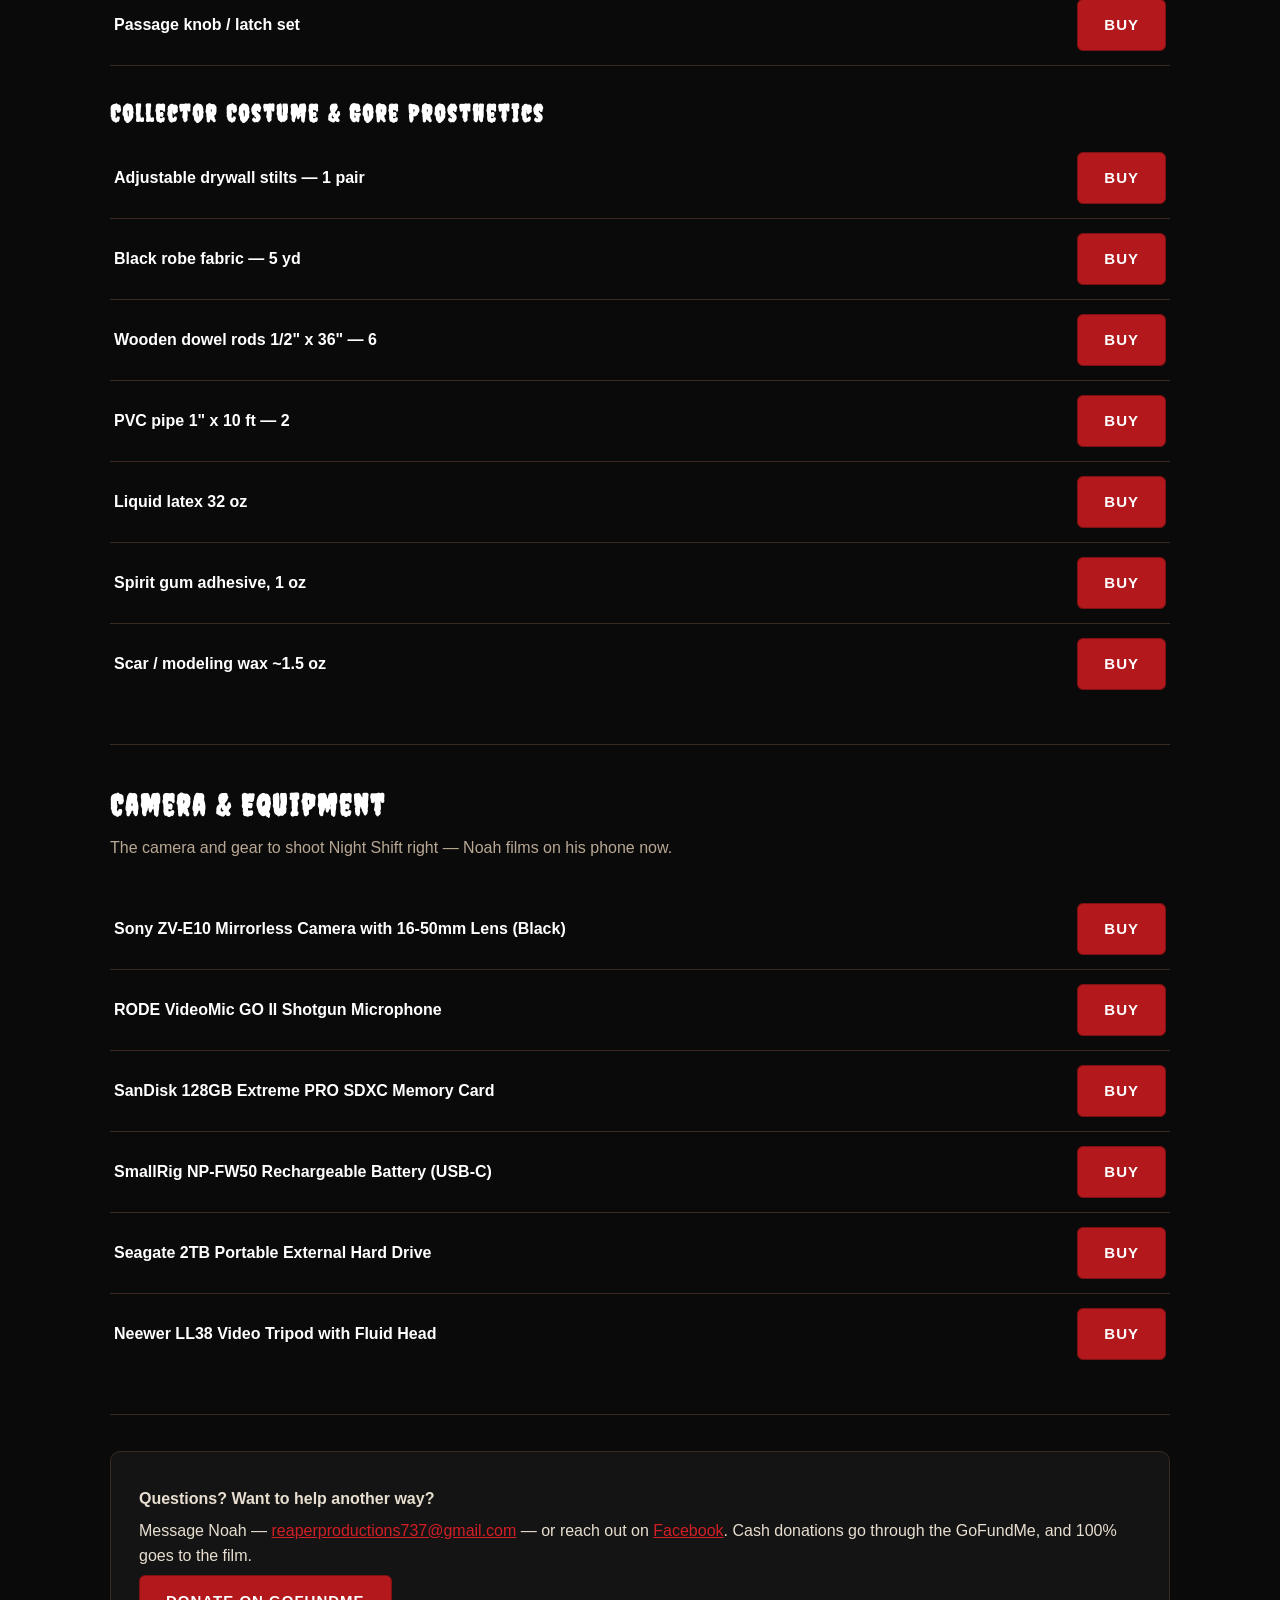
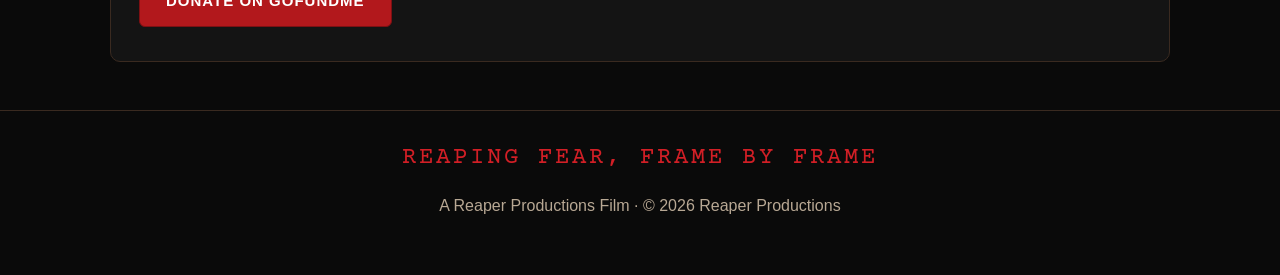
<file: gifthub.html>
<!DOCTYPE html>
<html lang="en">
<head>
<meta charset="UTF-8">
<meta name="viewport" content="width=device-width, initial-scale=1.0">
<title>Gift Hub — Night Shift | Reaper Productions</title>
<meta name="description" content="Help make Night Shift happen — buy a supply for the film instead of donating cash. Every item goes straight into the movie.">
<link rel="preconnect" href="https://fonts.googleapis.com">
<link rel="preconnect" href="https://fonts.gstatic.com" crossorigin>
<link href="https://fonts.googleapis.com/css2?family=Creepster&family=Courier+Prime:wght@400;700&display=swap" rel="stylesheet">
<link rel="stylesheet" href="styles.css?v=3">
<style>
  .hub-item {
    display: flex;
    gap: 16px;
    align-items: baseline;
    padding: 14px 4px;
    border-bottom: 1px solid var(--line);
  }
  .hub-item:last-child { border-bottom: 0; }
  .hub-name { flex: 1; }
  .hub-name b { color: #fff; }
  .hub-name .note { color: var(--muted); font-size: 14px; display: block; margin-top: 2px; }
  .hub-price { color: var(--red-bright); font-weight: bold; white-space: nowrap; }
  .hub-buy { white-space: nowrap; }
  .hub-section { margin-bottom: 40px; }
  .hub-section h3 {
    font-family: "Creepster", cursive;
    font-size: 30px;
    letter-spacing: 2px;
    color: #fff;
    margin: 0 0 6px;
  }
  .hub-section .hub-total { color: var(--red-bright); font-weight: bold; letter-spacing: 1px; }
  .hub-local { color: var(--muted); font-style: italic; }
  .hub-item.bought { opacity: 0.45; }
  .hub-item.bought .hub-buy { display: none; }
  .bought-tag {
    display: inline-block;
    background: #2a2a2a;
    color: var(--red-bright);
    font-weight: bold;
    letter-spacing: 1px;
    padding: 13px 26px;
    border-radius: 6px;
    border: 1px solid var(--red-bright);
    text-transform: uppercase;
    font-size: 15px;
    white-space: nowrap;
  }
</style>
</head>
<body>

<header class="nav">
  <div class="nav-inner">
    <a class="nav-brand" href="index.html">REAPER <span>PRODUCTIONS</span></a>
    <nav class="nav-links">
      <a href="index.html#about">About</a>
      <a href="index.html#films">Films</a>
      <a href="index.html#night-shift">Night Shift</a>
      <a href="index.html#crowdfunding">Crowdfunding</a>
      <a href="gifthub.html">Buy a product</a>
      <a href="index.html#delirium">Delirium</a>
      <a href="casting.html">Casting Call</a>
      <a href="merch.html">Merch Shop</a>
      <a href="index.html#contact">Contact</a>
    </nav>
  </div>
</header>

<div class="wrap">

  <section id="gift-hub">
    <h2 class="red">Night Shift Gift Hub</h2>
    <p class="sub">Don't want to donate cash? Buy a supply for the film instead. Pick an item, buy it at the link, and it goes straight into the movie.</p>

    <div class="casefile">
      <p class="file-no">HOW IT WORKS</p>
      <h3>Message Noah first. Then buy it. It goes in the film.</h3>
      <p>Pick any item below, then <strong>message Noah first</strong> — <a href="mailto:reaperproductions737@gmail.com">reaperproductions737@gmail.com</a> or <a href="https://www.facebook.com/share/19RkB7pCwU/" target="_blank" rel="noopener">Reaper Productions on Facebook</a> — to check it's still needed. He'll confirm and send you the shipping address, then you buy it through the link and ship it to him (or arrange drop-off). Don't buy or ship anything without checking with him first.</p>
      <p>Every item on this list is something the film actually needs. Items marked <strong>BOUGHT</strong> are already covered — please pick something else. If you'd rather give cash, the GoFundMe takes that too — 100% goes to the film.</p>
      <p>
        <a class="btn" href="https://www.gofundme.com/f/help-make-night-shift-happen" target="_blank" rel="noopener">Donate on GoFundMe</a>
      </p>
    </div>

    <hr class="rule" style="margin: 36px 0;">

    <!-- TO MARK AN ITEM BOUGHT: add class "bought" to its hub-item div and replace its Buy link with <span class="bought-tag">BOUGHT</span> -->
    <!-- LIST 1: PROPS, RIGS, LIGHTING, CONSUMABLES -->
    <div class="hub-section">
      <h3>Props, Rigs &amp; Lighting</h3>
      <p class="sub">The stuff that goes on camera.</p>

      <div class="hub-item">
        <div class="hub-name"><b>Working lantern</b></div>
        <a class="btn hub-buy" href="https://www.calranch.com/products/home-gift/indoor-home-decor/indoor-lighting/gerson-11-in-fireglow-hurricane-lantern--rustic-brown-0091344140" target="_blank" rel="noopener">Buy</a>
      </div>

      <div class="hub-item">
        <div class="hub-name"><b>Blackout curtains, 2 panels</b></div>
        <a class="btn hub-buy" href="https://www.walmart.com/ip/942642944" target="_blank" rel="noopener">Buy</a>
      </div>

      <div class="hub-item">
        <div class="hub-name"><b>Plastic skeleton, ~4 in</b></div>
        <a class="btn hub-buy" href="https://www.etsy.com/listing/4515429008/glowing-eyes-skeleton-rearview-mirror" target="_blank" rel="noopener">Buy</a>
      </div>

      <div class="hub-item">
        <div class="hub-name"><b>Yellow flowers with vase</b></div>
        <a class="btn hub-buy" href="https://www.walmart.com/ip/10222469509" target="_blank" rel="noopener">Buy</a>
      </div>

      <div class="hub-item">
        <div class="hub-name"><b>Forceps, 12 total</b></div>
        <a class="btn hub-buy" href="https://www.kingpintattoosupply.com/products/hemostat-forceps?variant=45852155543834" target="_blank" rel="noopener">Buy</a>
      </div>

      <div class="hub-item">
        <div class="hub-name"><b>Body bag</b></div>
        <a class="btn hub-buy" href="https://www.kempusa.com/kemp-usa-heavy-duty-post-mortem-bags.html" target="_blank" rel="noopener">Buy</a>
      </div>

      <div class="hub-item">
        <div class="hub-name"><b>Gold wedding band</b></div>
        <a class="btn hub-buy" href="https://www.etsy.com/listing/1352155280/gold-wedding-band-for-men-minimalist" target="_blank" rel="noopener">Buy</a>
      </div>

      <div class="hub-item">
        <div class="hub-name"><b>Leather wrist &amp; ankle restraints</b></div>
        <a class="btn hub-buy" href="https://shop.com/products/7246224818345" target="_blank" rel="noopener">Buy</a>
      </div>

      <div class="hub-item">
        <div class="hub-name"><b>Red lighting gel sheet</b></div>
        <a class="btn hub-buy" href="https://www.glazerscamera.com/products/medium-red-21-x24?variant=35176090107949" target="_blank" rel="noopener">Buy</a>
      </div>

      <div class="hub-item">
        <div class="hub-name"><b>Daylight bulbs, 4-pack</b></div>
        <a class="btn hub-buy" href="https://www.target.com/p/ge-household-lighting-4pk-60w-led-a19-daylight/-/A-94350968" target="_blank" rel="noopener">Buy</a>
      </div>

      <div class="hub-item">
        <div class="hub-name"><b>LED shop light, 4 ft</b></div>
        <a class="btn hub-buy" href="https://sunco.com/products/white-led-shop-light-utility-frosted-4500-lumens?variant=40338220089411" target="_blank" rel="noopener">Buy</a>
      </div>

      <div class="hub-item">
        <div class="hub-name"><b>Soft video light with softbox</b></div>
        <a class="btn hub-buy" href="https://www.walmart.com/ip/20504454387" target="_blank" rel="noopener">Buy</a>
      </div>

      <div class="hub-item">
        <div class="hub-name"><b>Fog fluid, 1 gallon</b></div>
        <a class="btn hub-buy" href="https://www.walmart.com/ip/724391821" target="_blank" rel="noopener">Buy</a>
      </div>

      <div class="hub-item">
        <div class="hub-name"><b>Fake blood, 13.5 oz bottle</b></div>
        <a class="btn hub-buy" href="https://www.fun.com/pint-of-blood-halloween-decoration.html?mpid=68089" target="_blank" rel="noopener">Buy</a>
      </div>

      <div class="hub-item">
        <div class="hub-name"><b>Vegetable glycerin, 16 oz</b></div>
        <a class="btn hub-buy" href="https://www.walmart.com/ip/115528309" target="_blank" rel="noopener">Buy</a>
      </div>

      <p class="hub-local">Buy fresh locally on shoot day (no link — grab them yourself and bring them over): paper bag + maple bar donut, gas-station sandwich, dry ice.</p>
    </div>

    <hr class="rule" style="margin: 36px 0;">

    <!-- LIST 2: BUILD SUPPLIES -->
    <div class="hub-section">
      <h3>Build Supplies</h3>
      <p class="sub">The lumber, hardware, and rigging Joseph needs to build the drawer wall, the rigs, the hanging rig, the door rig, the Collector costume, and the gore prosthetics.</p>
      <p class="sub">All quantities are estimates — Joseph confirms them once the filming location is set.</p>

      <h3 style="font-size: 24px; margin-top: 28px;">Lumber, Hardware &amp; Paint</h3>

      <div class="hub-item">
        <div class="hub-name"><b>Plywood 3/4", 4x8 — 3 sheets</b></div>
        <a class="btn hub-buy" href="https://www.homedepot.com/p/ARAUCO-AC-Sanded-Pine-Plywood-Panel-Common-23-32-in-x-4-ft-x-8-ft-Actual-0-688-in-x-48-in-x-96-in-917766/308602362" target="_blank" rel="noopener">Buy</a>
      </div>

      <div class="hub-item">
        <div class="hub-name"><b>Plywood 1/2", 4x8 — 6 sheets</b></div>
        <a class="btn hub-buy" href="https://www.homedepot.com/p/ARAUCO-Cabinet-Grade-Plywood-Panel-Common-15-32-in-x-4-ft-x-8-ft-Actual-0-468-in-x-48-in-x-96-in-1616620/308681196" target="_blank" rel="noopener">Buy</a>
      </div>

      <div class="hub-item">
        <div class="hub-name"><b>2x4 x 8 ft studs — 20</b></div>
        <a class="btn hub-buy" href="https://www.homedepot.com/p/2-in-x-4-in-x-96-in-Prime-Kiln-Dried-Whitewood-Stud-161640/305472530" target="_blank" rel="noopener">Buy</a>
      </div>

      <div class="hub-item">
        <div class="hub-name"><b>Full-extension drawer slides 22", 100 lb — 2 x 10-pair packs</b></div>
        <a class="btn hub-buy" href="https://www.amazon.com/dp/B07FM5214C" target="_blank" rel="noopener">Buy</a>
      </div>

      <div class="hub-item">
        <div class="hub-name"><b>Steel bar drawer pulls ~5–6" — 30-pack</b></div>
        <a class="btn hub-buy" href="https://www.amazon.com/dp/B08BL93QMX" target="_blank" rel="noopener">Buy</a>
      </div>

      <div class="hub-item">
        <div class="hub-name"><b>Wood screws #8 x 2-1/2" — 1 lb box</b></div>
        <a class="btn hub-buy" href="https://www.homedepot.com/p/Grip-Rite-8-x-2-1-2-in-2-Phillips-Bugle-Head-Coarse-Thread-Wood-Screws-1-lb-Box-212GS1/100128995" target="_blank" rel="noopener">Buy</a>
      </div>

      <div class="hub-item">
        <div class="hub-name"><b>Wood screws #8 x 1-1/4" — 1 lb box</b></div>
        <a class="btn hub-buy" href="https://www.homedepot.com/p/Grip-Rite-8-x-1-1-4-in-Star-Drive-Dual-Flat-Head-Coarse-Thread-Construction-Screws-1-lb-Box-114GCS1/204982239" target="_blank" rel="noopener">Buy</a>
      </div>

      <div class="hub-item">
        <div class="hub-name"><b>Heavy-duty swivel casters 3" — set of 8</b></div>
        <a class="btn hub-buy" href="https://www.amazon.com/dp/B0CR96K4G9" target="_blank" rel="noopener">Buy</a>
      </div>

      <div class="hub-item">
        <div class="hub-name"><b>Brass number plates 1–20 — 20-pack</b></div>
        <a class="btn hub-buy" href="https://www.amazon.com/dp/B0F4KNYZB1" target="_blank" rel="noopener">Buy</a>
      </div>

      <div class="hub-item">
        <div class="hub-name"><b>Grey latex paint, 1 gal</b></div>
        <a class="btn hub-buy" href="https://www.homedepot.com/p/BEHR-ULTRA-1-gal-Home-Decorators-Collection-HDC-NT-20-Cotton-Grey-Extra-Durable-Eggshell-Enamel-Interior-Paint-Primer-275001/203557804" target="_blank" rel="noopener">Buy</a>
      </div>

      <div class="hub-item">
        <div class="hub-name"><b>Metallic silver spray paint — 2 cans</b></div>
        <a class="btn hub-buy" href="https://www.homedepot.com/p/Rust-Oleum-Specialty-11-oz-Silver-Metallic-Spray-Paint-340648/307244858" target="_blank" rel="noopener">Buy</a>
      </div>

      <h3 style="font-size: 24px; margin-top: 28px;">Rig Mechanics</h3>

      <div class="hub-item">
        <div class="hub-name"><b>Braided fishing line 100 lb, 150 yd spool</b></div>
        <a class="btn hub-buy" href="https://www.shopabunda.com/products/reaction-tackle-braided-fishing-line-pro-grade-power-performance-for-saltwater-or-freshwater-fish-colored-fishing-line-braid-for-extra-visibility-f9be2146-734e-4a00-b293-0982661abc8b" target="_blank" rel="noopener">Buy</a>
      </div>

      <div class="hub-item">
        <div class="hub-name"><b>Screw-eye hooks 1/4" — 2 x 10-pack</b></div>
        <a class="btn hub-buy" href="https://www.homedepot.com/p/Prime-Line-1-4-in-x-4-1-8-in-Zinc-Plated-Steel-Round-Bend-Screw-Hooks-10-Pack-9068359/311949893" target="_blank" rel="noopener">Buy</a>
      </div>

      <div class="hub-item">
        <div class="hub-name"><b>Small single pulleys ~1-1/2" — 4</b></div>
        <a class="btn hub-buy" href="https://www.homedepot.com/p/Everbilt-1-1-2-in-Zinc-Plated-Rigid-Single-Pulley-44144/205887587" target="_blank" rel="noopener">Buy</a>
      </div>

      <div class="hub-item">
        <div class="hub-name"><b>Clear vinyl tubing 1/2" ID x 10 ft</b></div>
        <a class="btn hub-buy" href="https://www.homedepot.com/p/Clear-Vinyl-Tubing-1-2-in-ID-x-5-8-in-OD-10-FT-Plastic-PVC-Tubing-Flexible-Clear-Hose-1-16-in-Wall-Thickness-TMYXG12INCH1S2D88V0-250408/335729016" target="_blank" rel="noopener">Buy</a>
      </div>

      <div class="hub-item">
        <div class="hub-name"><b>Submersible fountain pump ~80 GPH</b></div>
        <a class="btn hub-buy" href="https://www.shopabunda.com/products/aquaneat-small-fountain-pump-80-gph-mini-submersible-water-pump-with-3-3-ft-tubing-for-aquarium-fish-tank-pet-water-fountain-water-table-waterfall" target="_blank" rel="noopener">Buy</a>
      </div>

      <div class="hub-item">
        <div class="hub-name"><b>5-gal bucket + lid</b></div>
        <a class="btn hub-buy" href="https://www.homedepot.com/p/sets/The-Home-Depot-5-gal-Orange-Paint-Bucket-Lid-and-5-Gallon-Orange-Homer-Bucket-Combo/337487280" target="_blank" rel="noopener">Buy</a>
      </div>

      <div class="hub-item">
        <div class="hub-name"><b>Aquarium air pump + airline tubing</b></div>
        <a class="btn hub-buy" href="https://www.amazon.com/dp/B073DWVX5P" target="_blank" rel="noopener">Buy</a>
      </div>

      <div class="hub-item">
        <div class="hub-name"><b>Twin inflatable air mattress</b></div>
        <a class="btn hub-buy" href="https://www.walmart.com/ip/Ozark-Trail-Twin-Air-Mattress-10-inch-Air-Bed-Inflatable-Air-Mattress-Blow-Up-Mattress-without-Pump/562661570" target="_blank" rel="noopener">Buy</a>
      </div>

      <h3 style="font-size: 24px; margin-top: 28px;">Hanging Rig &amp; Door Rig</h3>

      <div class="hub-item">
        <div class="hub-name"><b>Nylon rope 1/2" x 25 ft</b></div>
        <a class="btn hub-buy" href="https://www.homedepot.com/p/Everbilt-1-2-in-x-25-ft-Double-Braided-Nylon-Dock-Line-Rope-70712/205804710" target="_blank" rel="noopener">Buy</a>
      </div>

      <div class="hub-item">
        <div class="hub-name"><b>Climbing harness, adult</b></div>
        <a class="btn hub-buy" href="https://www.amazon.com/dp/B06W51R65X" target="_blank" rel="noopener">Buy</a>
      </div>

      <div class="hub-item">
        <div class="hub-name"><b>Locking carabiners 25 kN — 2-pack</b></div>
        <a class="btn hub-buy" href="https://www.business.walmart.com/ip/25KN-Locking-Climbing-Carabiner-Clip-UIAA-Certified-Heavy-Duty-Carabiner-for-Rock-Climbing-Rappelling-Hunting-and-Rescue-2-Pack/18075969345" target="_blank" rel="noopener">Buy</a>
      </div>

      <div class="hub-item">
        <div class="hub-name"><b>Forged eye bolt 1/2" x 6"</b></div>
        <a class="btn hub-buy" href="https://www.tractorsupply.com/tsc/product/national-hardware-n245-167-3260-eye-bolt-galvanized-3542263" target="_blank" rel="noopener">Buy</a>
      </div>

      <div class="hub-item">
        <div class="hub-name"><b>Hollow-core door slab 36x80, primed</b></div>
        <a class="btn hub-buy" href="https://www.homedepot.com/p/Gela-36x80-in-1-Panel-White-Primed-Hollow-Core-Interior-Molded-Door-Slab-HDC106-MY1P-36x80IN/340730062" target="_blank" rel="noopener">Buy</a>
      </div>

      <div class="hub-item">
        <div class="hub-name"><b>Door hinges 3-1/2" — 3-pack</b></div>
        <a class="btn hub-buy" href="https://www.homedepot.com/p/Everbilt-3-Pack-3-1-2-in-x-5-8-in-Radius-Satin-Nickel-Butt-Door-Hinge-99371/335110374" target="_blank" rel="noopener">Buy</a>
      </div>

      <div class="hub-item">
        <div class="hub-name"><b>Spring hinges 3-1/2" — 2</b></div>
        <a class="btn hub-buy" href="https://www.homedepot.com/p/Everbilt-3-1-2-in-x-5-8-in-Radius-Matte-Black-Adjustable-Spring-Hinge-28856/314150766" target="_blank" rel="noopener">Buy</a>
      </div>

      <div class="hub-item">
        <div class="hub-name"><b>Passage knob / latch set</b></div>
        <a class="btn hub-buy" href="https://www.homedepot.com/p/Defiant-Defiant-Simple-Series-Round-Satin-Nickel-Hall-Closet-Door-Knob-TFX230B/334470959" target="_blank" rel="noopener">Buy</a>
      </div>

      <h3 style="font-size: 24px; margin-top: 28px;">Collector Costume &amp; Gore Prosthetics</h3>

      <div class="hub-item">
        <div class="hub-name"><b>Adjustable drywall stilts — 1 pair</b></div>
        <a class="btn hub-buy" href="https://www.amazon.com/dp/B0BX8CBBLW" target="_blank" rel="noopener">Buy</a>
      </div>

      <div class="hub-item">
        <div class="hub-name"><b>Black robe fabric — 5 yd</b></div>
        <a class="btn hub-buy" href="https://www.amazon.com/Natural-Embroidery-Quilting-Material-Apparel/dp/B09PH9HBM6" target="_blank" rel="noopener">Buy</a>
      </div>

      <div class="hub-item">
        <div class="hub-name"><b>Wooden dowel rods 1/2" x 36" — 6</b></div>
        <a class="btn hub-buy" href="https://www.homedepot.com/p/Waddell-Oak-Round-Dowel-36-in-x-0-5-in-Sanded-and-Ready-for-Finishing-Versatile-Wooden-Rod-for-DIY-Home-Projects-6508U/100553968" target="_blank" rel="noopener">Buy</a>
      </div>

      <div class="hub-item">
        <div class="hub-name"><b>PVC pipe 1" x 10 ft — 2</b></div>
        <a class="btn hub-buy" href="https://www.homedepot.com/p/Charlotte-Pipe-1-in-x-10-ft-PVC-Schedule-40-Tubing-DWV-Pipe-PVC040100600RS/100348473" target="_blank" rel="noopener">Buy</a>
      </div>

      <div class="hub-item">
        <div class="hub-name"><b>Liquid latex 32 oz</b></div>
        <a class="btn hub-buy" href="https://camerareadycosmetics.com/collections/sfx-makeup/products/ben-nye-liquid-latex" target="_blank" rel="noopener">Buy</a>
      </div>

      <div class="hub-item">
        <div class="hub-name"><b>Spirit gum adhesive, 1 oz</b></div>
        <a class="btn hub-buy" href="https://www.amazon.com/dp/B00UXURP9Q" target="_blank" rel="noopener">Buy</a>
      </div>

      <div class="hub-item">
        <div class="hub-name"><b>Scar / modeling wax ~1.5 oz</b></div>
        <a class="btn hub-buy" href="https://camerareadycosmetics.com/collections/stage-makeup/products/mehron-synwax" target="_blank" rel="noopener">Buy</a>
      </div>
    </div>

    <hr class="rule" style="margin: 36px 0;">

    <!-- LIST 3: CAMERA & EQUIPMENT -->
    <div class="hub-section">
      <h3>Camera &amp; Equipment</h3>
      <p class="sub">The camera and gear to shoot Night Shift right &mdash; Noah films on his phone now.</p>

      <div class="hub-item">
        <div class="hub-name"><b>Sony ZV-E10 Mirrorless Camera with 16-50mm Lens (Black)</b></div>
        <a class="btn hub-buy" href="https://www.bestbuy.com/product/sony-zv-e10-mirrorless-camera-with-16-50mm-ii-lens-black-zve10kb/JXJ7868VXW/sku/12181670" target="_blank" rel="noopener">Buy</a>
      </div>

      <div class="hub-item">
        <div class="hub-name"><b>RODE VideoMic GO II Shotgun Microphone</b></div>
        <a class="btn hub-buy" href="https://www.precision-camera.com/rode-videomic-go-ii-ultracompact-analog-usb-camera-mount-shotgun-microphone/" target="_blank" rel="noopener">Buy</a>
      </div>

      <div class="hub-item">
        <div class="hub-name"><b>SanDisk 128GB Extreme PRO SDXC Memory Card</b></div>
        <a class="btn hub-buy" href="https://mpex.com/sandisk-128gb-extreme-pro-uhs-i-sdxc-memory-card.html" target="_blank" rel="noopener">Buy</a>
      </div>

      <div class="hub-item">
        <div class="hub-name"><b>SmallRig NP-FW50 Rechargeable Battery (USB-C)</b></div>
        <a class="btn hub-buy" href="https://www.smallrig.com/smallrig-NP-FW50-USB-C-Rechargeable-Camera-Battery-4330.html" target="_blank" rel="noopener">Buy</a>
      </div>

      <div class="hub-item">
        <div class="hub-name"><b>Seagate 2TB Portable External Hard Drive</b></div>
        <a class="btn hub-buy" href="https://www.amazon.com/dp/B08ZJG6TVT" target="_blank" rel="noopener">Buy</a>
      </div>

      <div class="hub-item">
        <div class="hub-name"><b>Neewer LL38 Video Tripod with Fluid Head</b></div>
        <a class="btn hub-buy" href="https://neewer.com/products/neewer-ll38-79-camera-tripod-quick-release-with-fluid-head-66606643" target="_blank" rel="noopener">Buy</a>
      </div>
    </div>

    <hr class="rule" style="margin: 36px 0;">

    <div class="contact-box">
      <p><strong>Questions? Want to help another way?</strong></p>
      <p>Message Noah — <a href="mailto:reaperproductions737@gmail.com">reaperproductions737@gmail.com</a> — or reach out on <a href="https://www.facebook.com/share/19RkB7pCwU/" target="_blank" rel="noopener">Facebook</a>. Cash donations go through the GoFundMe, and 100% goes to the film.</p>
      <p><a class="btn" href="https://www.gofundme.com/f/help-make-night-shift-happen" target="_blank" rel="noopener">Donate on GoFundMe</a></p>
    </div>

  </section>

</div>

<footer>
  <p class="slogan">Reaping Fear, Frame by Frame</p>
  <p>A Reaper Productions Film &middot; &copy; 2026 Reaper Productions</p>
</footer>

</body>
</html>
</file>
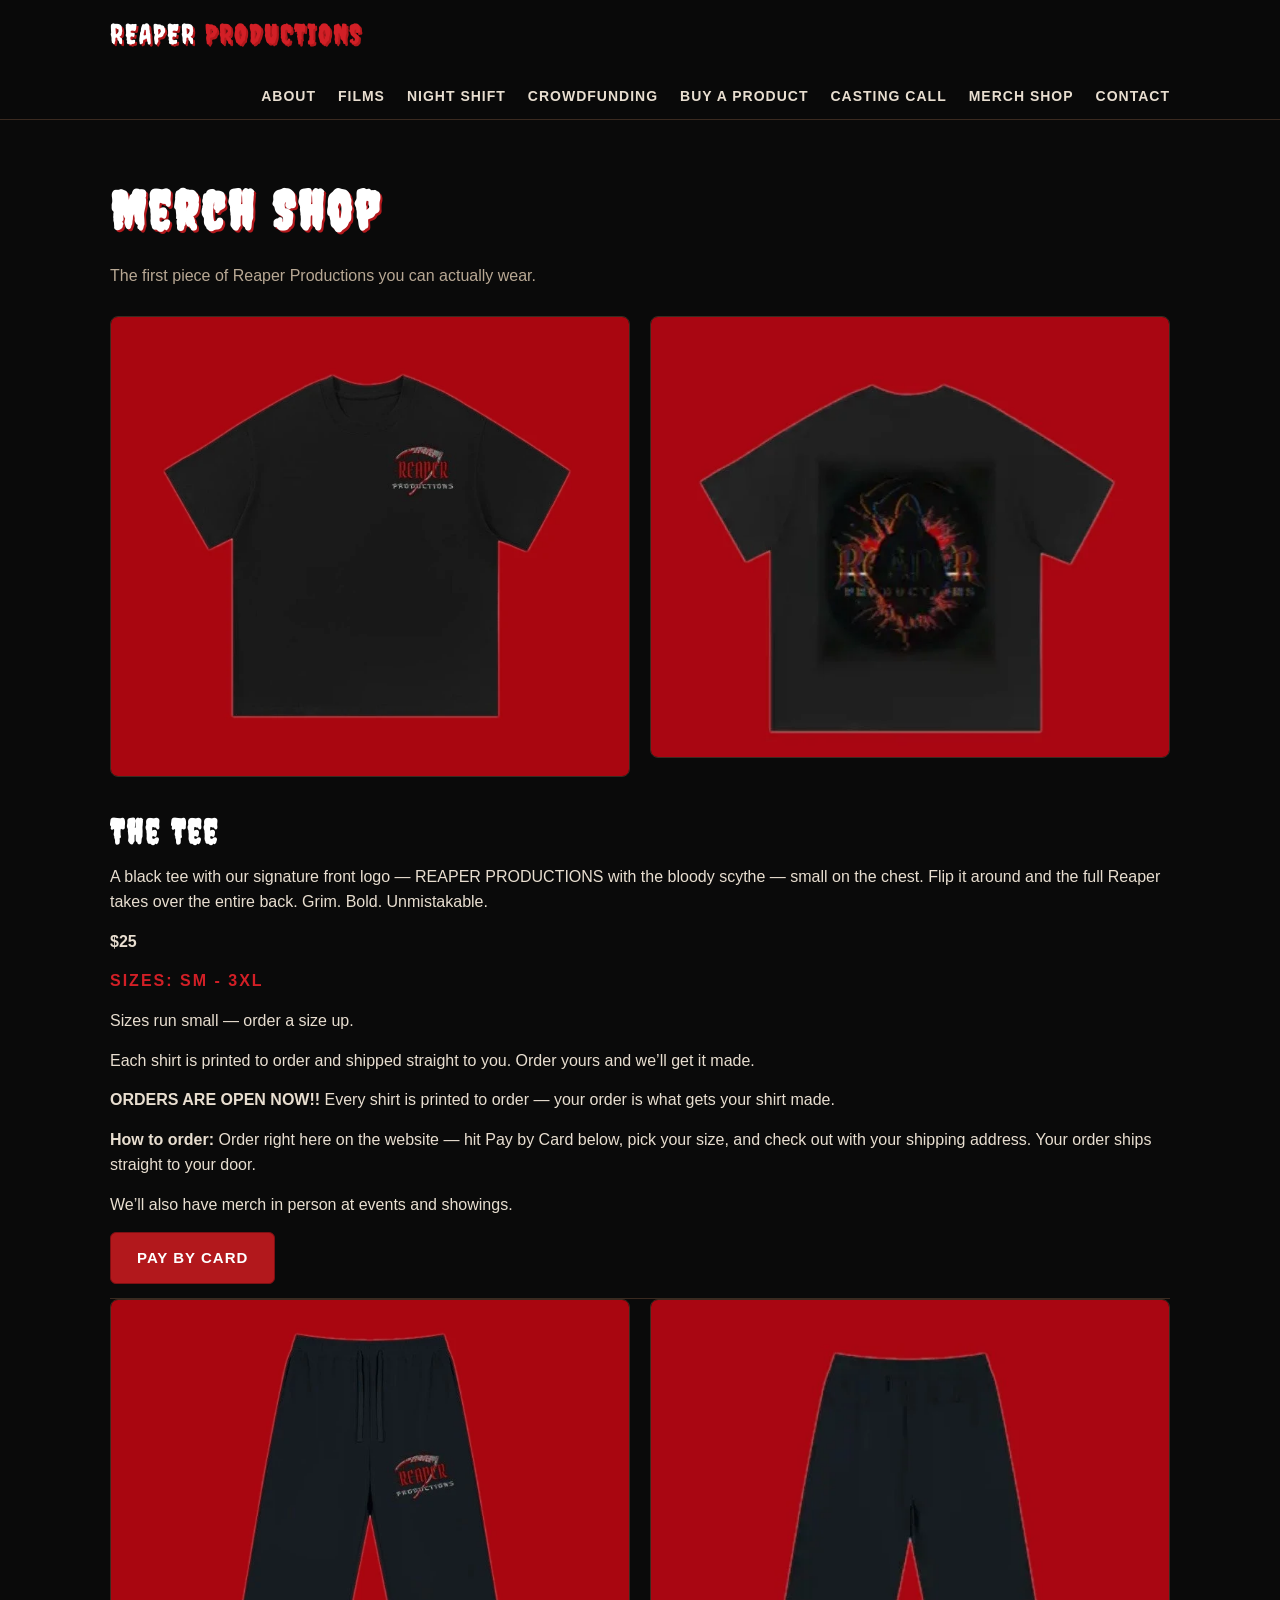
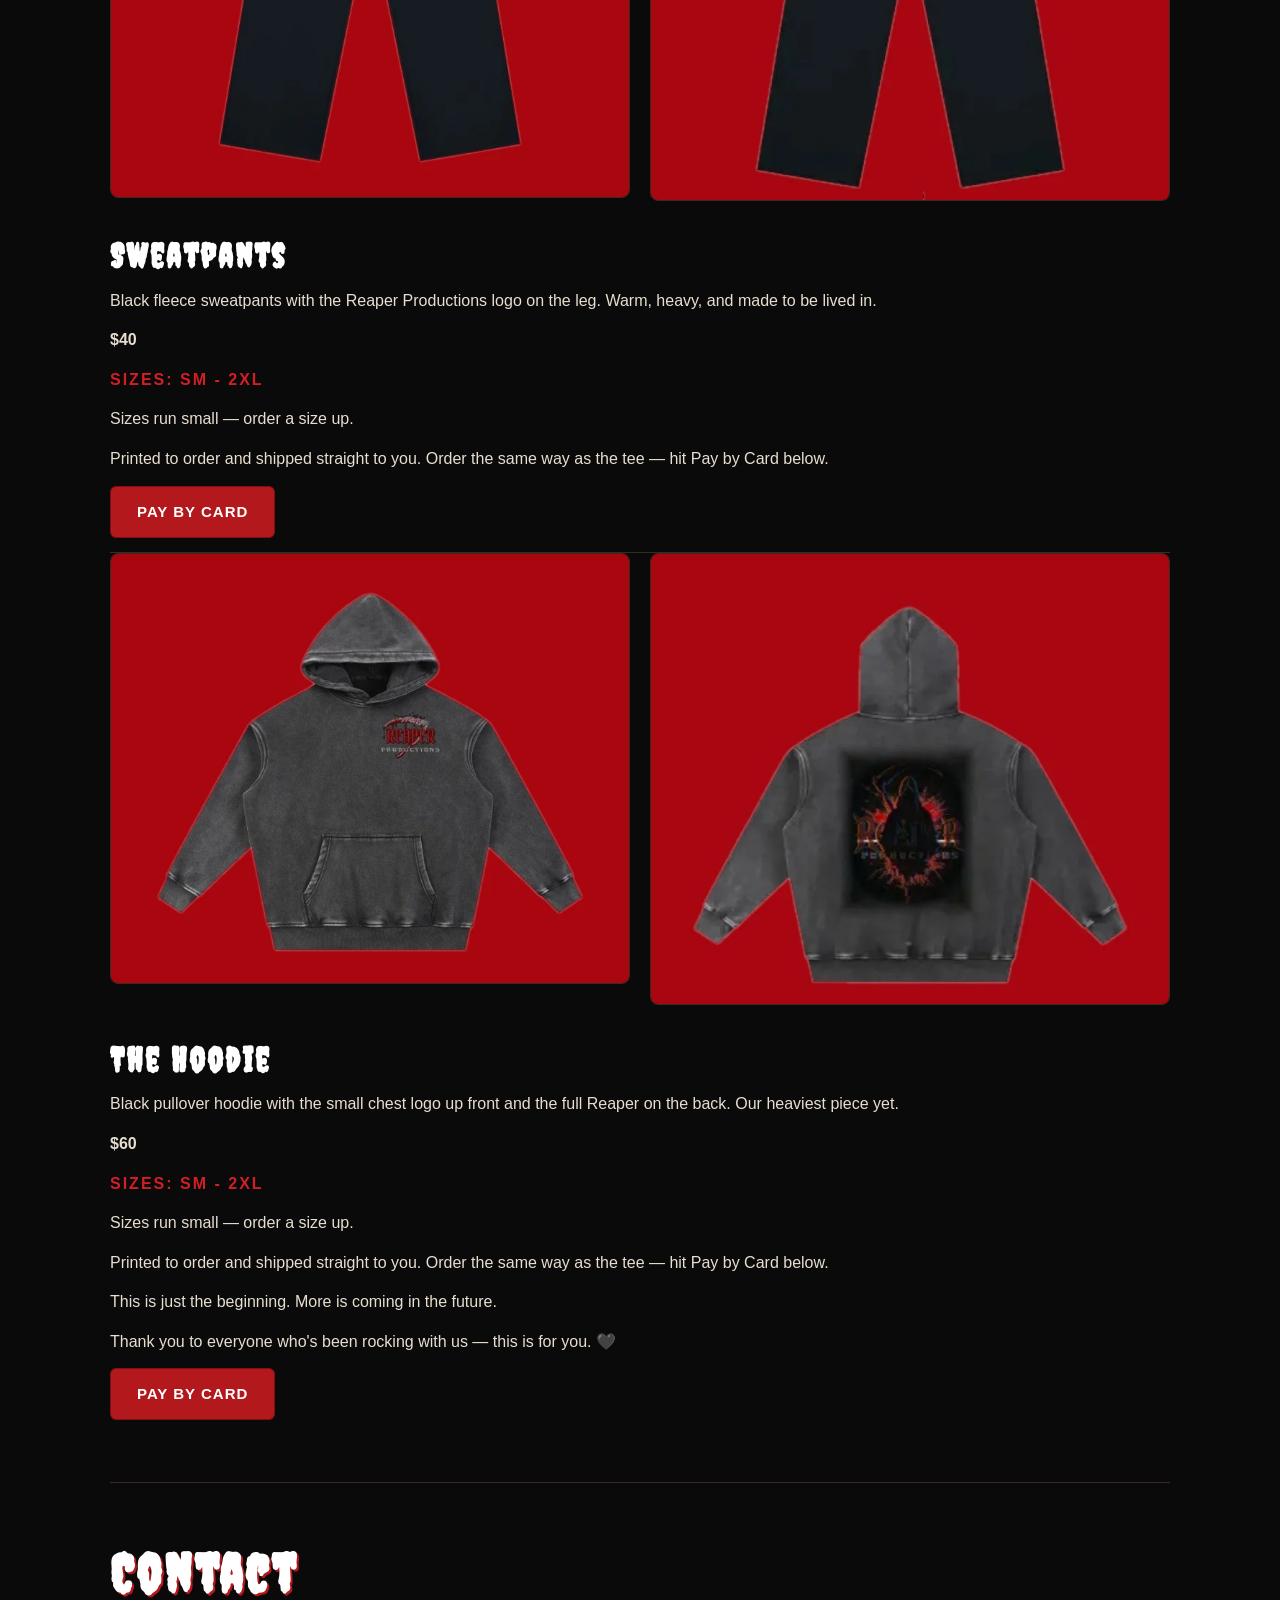
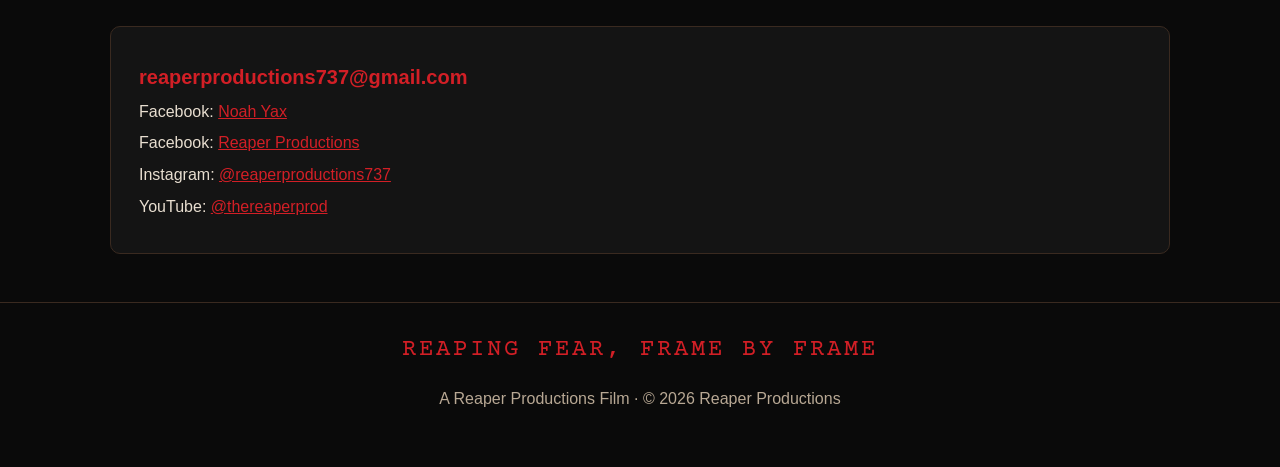
<file: merch.html>
<!DOCTYPE html>
<html lang="en">
<head>
<meta charset="UTF-8">
<meta name="viewport" content="width=device-width, initial-scale=1.0">
<title>Merch Shop — Reaper Productions</title>
<meta name="description" content="Reaper Productions Merch Shop — the tee ($25), sweatpants ($40), and hoodie ($60). Printed to order, shipped straight to you. Pay by card, Cash App, or cash.">
<link rel="preconnect" href="https://fonts.googleapis.com">
<link rel="preconnect" href="https://fonts.gstatic.com" crossorigin>
<link href="https://fonts.googleapis.com/css2?family=Creepster&family=Courier+Prime:wght@400;700&display=swap" rel="stylesheet">
<link rel="stylesheet" href="styles.css?v=3">
</head>
<body>

<header class="nav">
  <div class="nav-inner">
    <a class="nav-brand" href="index.html">REAPER <span>PRODUCTIONS</span></a>
    <nav class="nav-links">
      <a href="index.html#about">About</a>
      <a href="index.html#films">Films</a>
      <a href="index.html#night-shift">Night Shift</a>
      <a href="index.html#crowdfunding">Crowdfunding</a>
      <a href="gifthub.html">Buy a product</a>
      <a href="casting.html">Casting Call</a>
      <a href="merch.html">Merch Shop</a>
      <a href="index.html#contact">Contact</a>
    </nav>
  </div>
</header>

<div class="wrap">

  <section>
    <h2>Merch Shop</h2>
    <p class="sub">The first piece of Reaper Productions you can actually wear.</p>

    <div class="merch">
      <img src="assets/tee-front.webp?v=2" alt="Reaper Productions tee — front, small REAPER PRODUCTIONS logo with bloody scythe on the chest">
      <img src="assets/tee-back.webp" alt="Reaper Productions tee — back, full reaper image">
    </div>

    <div class="merch-info" style="margin-top: 28px;">
      <h3 style="font-family: 'Creepster', cursive; font-size: 34px; letter-spacing: 2px; margin: 0 0 4px; color: #fff;">The Tee</h3>
      <p>A black tee with our signature front logo — REAPER PRODUCTIONS with the bloody scythe — small on the chest. Flip it around and the full Reaper takes over the entire back. Grim. Bold. Unmistakable.</p>
      <p><strong>$25</strong></p>
      <p class="sizes">SIZES: SM - 3XL</p>
      <p>Sizes run small — order a size up.</p>
      <p>Each shirt is printed to order and shipped straight to you. Order yours and we&rsquo;ll get it made.</p>
      <p><strong>ORDERS ARE OPEN NOW!!</strong> Every shirt is printed to order — your order is what gets your shirt made.</p>
      <p><strong>How to order:</strong> Order right here on the website — hit Pay by Card below, pick your size, and check out with your shipping address. Your order ships straight to your door.</p>
      <p>We&rsquo;ll also have merch in person at events and showings.</p>
      <p>
        <a class="btn" href="https://buy.stripe.com/9B6bJ2aTVe6H3AsfBV3oA00" target="_blank" rel="noopener">Pay by Card</a>
      </p>
    </div>

    <hr class="rule">

    <div class="merch">
      <img src="assets/sweats-front.webp?v=2" alt="Reaper Productions sweatpants — front, Reaper Productions logo on the leg">
      <img src="assets/sweats-back.webp" alt="Reaper Productions sweatpants — back, plain">
    </div>

    <div class="merch-info" style="margin-top: 28px;">
      <h3 style="font-family: 'Creepster', cursive; font-size: 34px; letter-spacing: 2px; margin: 0 0 4px; color: #fff;">Sweatpants</h3>
      <p>Black fleece sweatpants with the Reaper Productions logo on the leg. Warm, heavy, and made to be lived in.</p>
      <p><strong>$40</strong></p>
      <p class="sizes">SIZES: SM - 2XL</p>
      <p>Sizes run small — order a size up.</p>
      <p>Printed to order and shipped straight to you. Order the same way as the tee — hit Pay by Card below.</p>
      <p>
        <a class="btn" href="https://buy.stripe.com/14AaEY9PRaUv2wofBV3oA01" target="_blank" rel="noopener">Pay by Card</a>
      </p>
    </div>

    <hr class="rule">

    <div class="merch">
      <img src="assets/hoodie-front.webp?v=2" alt="Reaper Productions hoodie — front, small REAPER PRODUCTIONS logo with bloody scythe on the chest">
      <img src="assets/hoodie-back.webp" alt="Reaper Productions hoodie — back, full reaper image">
    </div>

    <div class="merch-info" style="margin-top: 28px;">
      <h3 style="font-family: 'Creepster', cursive; font-size: 34px; letter-spacing: 2px; margin: 0 0 4px; color: #fff;">The Hoodie</h3>
      <p>Black pullover hoodie with the small chest logo up front and the full Reaper on the back. Our heaviest piece yet.</p>
      <p><strong>$60</strong></p>
      <p class="sizes">SIZES: SM - 2XL</p>
      <p>Sizes run small — order a size up.</p>
      <p>Printed to order and shipped straight to you. Order the same way as the tee — hit Pay by Card below.</p>
      <p>This is just the beginning. More is coming in the future.</p>
      <p>Thank you to everyone who's been rocking with us — this is for you. 🖤</p>
      <p>
        <a class="btn" href="https://buy.stripe.com/3cIdRae671jVfjablF3oA02" target="_blank" rel="noopener">Pay by Card</a>
      </p>
    </div>
  </section>

  <hr class="rule">

  <section id="contact">
    <h2>Contact</h2>
    <div class="contact-box">
      <p class="big"><a href="mailto:reaperproductions737@gmail.com">reaperproductions737@gmail.com</a></p>
      <p>Facebook: <a href="https://www.facebook.com/share/1Hkmwfw4qW/" target="_blank" rel="noopener">Noah Yax</a></p>
      <p>Facebook: <a href="https://www.facebook.com/share/19RkB7pCwU/" target="_blank" rel="noopener">Reaper Productions</a></p>
      <p>Instagram: <a href="https://www.instagram.com/reaperproductions737" target="_blank" rel="noopener">@reaperproductions737</a></p>
      <p>YouTube: <a href="https://youtube.com/@thereaperprod" target="_blank" rel="noopener">@thereaperprod</a></p>
    </div>
  </section>

</div>

<footer>
  <p class="slogan">Reaping Fear, Frame by Frame</p>
  <p>A Reaper Productions Film &middot; &copy; 2026 Reaper Productions</p>
</footer>

</body>
</html>
</file>
<file: styles.css>
/* Reaper Productions — static site styles. Dark horror theme. */
:root {
  --bg: #0a0a0a;
  --bg2: #141414;
  --panel: #1a1512;
  --ink: #e8ded0;
  --muted: #b8a894;
  --red: #b2181c;
  --red-bright: #d21f26;
  --paper: #e9dcbd;
  --paper-ink: #2b1d0e;
  --line: #3a2a20;
}

* { box-sizing: border-box; }

body {
  margin: 0;
  background: var(--bg);
  color: var(--ink);
  font-family: "Helvetica Neue", Arial, sans-serif;
  line-height: 1.6;
}

a { color: var(--red-bright); }
a:hover { color: #ff3b41; }

/* blood drips hanging from the top edge */
.drips {
  display: flex;
  gap: 0;
  justify-content: space-between;
  height: 30px;
  padding: 0 4%;
  background: var(--bg);
}
.drips i {
  display: block;
  width: 16px;
  height: var(--h, 18px);
  background: var(--red);
  border-radius: 0 0 10px 10px;
}

header.nav {
  position: sticky;
  top: 0;
  z-index: 10;
  background: rgba(10, 10, 10, 0.94);
  border-bottom: 1px solid var(--line);
}
.nav-inner {
  max-width: 1100px;
  margin: 0 auto;
  padding: 12px 20px;
  display: flex;
  align-items: center;
  gap: 28px;
  flex-wrap: wrap;
}
.nav-brand {
  font-family: "Creepster", "Arial Black", cursive;
  font-size: 28px;
  letter-spacing: 2px;
  color: #fff;
  text-decoration: none;
  text-shadow: 2px 2px 0 var(--red);
}
.nav-brand span { color: var(--red-bright); }
.nav-links { display: flex; gap: 22px; flex-wrap: wrap; margin-left: auto; }
.nav-links a {
  color: var(--ink);
  text-decoration: none;
  font-weight: bold;
  letter-spacing: 1px;
  font-size: 14px;
  text-transform: uppercase;
}
.nav-links a:hover { color: var(--red-bright); }

.wrap { max-width: 1100px; margin: 0 auto; padding: 0 20px; }

/* hero */
.hero { text-align: center; padding: 48px 20px 40px; }
.hero .logo {
  max-width: 520px;
  width: 90%;
  height: auto;
  mix-blend-mode: screen;
  filter: drop-shadow(0 0 24px rgba(178, 24, 28, 0.45));
}
.hero h1 {
  font-family: "Creepster", "Arial Black", cursive;
  font-size: clamp(48px, 9vw, 96px);
  letter-spacing: 4px;
  margin: 8px 0 0;
  line-height: 1;
  color: #fff;
  text-shadow: 3px 3px 0 var(--red), 0 0 32px rgba(210, 31, 38, 0.55);
}
.slogan {
  font-family: "Courier Prime", "Courier New", monospace;
  font-size: clamp(17px, 3vw, 24px);
  letter-spacing: 3px;
  color: var(--red-bright);
  text-transform: uppercase;
  margin: 18px 0 8px;
}
.hero p.tag {
  color: var(--muted);
  max-width: 640px;
  margin: 0 auto;
  font-size: 17px;
}

section { padding: 48px 0; }
section h2 {
  font-family: "Creepster", "Arial Black", cursive;
  font-size: clamp(34px, 6vw, 54px);
  letter-spacing: 3px;
  color: #fff;
  margin: 0 0 8px;
  text-shadow: 2px 2px 0 var(--red);
}
section h2.red { color: var(--red-bright); text-shadow: 2px 2px 0 #000; }
.sub { color: var(--muted); margin: 0 0 28px; font-size: 16px; }

.rule {
  border: 0;
  border-top: 1px solid var(--line);
  margin: 0;
}

/* film cards */
.film {
  display: grid;
  grid-template-columns: 300px 1fr;
  gap: 32px;
  background: var(--bg2);
  border: 1px solid var(--line);
  border-radius: 10px;
  padding: 28px;
  margin-bottom: 28px;
}
.film img.poster {
  width: 100%;
  height: auto;
  border-radius: 6px;
  border: 1px solid var(--line);
}
.film h3 {
  font-family: "Creepster", cursive;
  font-size: 34px;
  letter-spacing: 2px;
  margin: 0 0 4px;
  color: #fff;
}
.film .meta {
  color: var(--red-bright);
  font-weight: bold;
  letter-spacing: 2px;
  text-transform: uppercase;
  font-size: 13px;
  margin-bottom: 14px;
}
.film p { margin: 0 0 14px; }
.film .note { color: var(--muted); font-style: italic; }
.video { position: relative; padding-bottom: 56.25%; height: 0; margin-top: 18px; }
.video iframe {
  position: absolute; top: 0; left: 0; width: 100%; height: 100%;
  border: 1px solid var(--line); border-radius: 6px;
}

/* delirium banner */
.banner-img {
  width: 100%;
  height: auto;
  border-radius: 8px;
  border: 1px solid var(--line);
  margin-bottom: 24px;
}

.btn {
  display: inline-block;
  background: var(--red);
  color: #fff;
  text-decoration: none;
  font-weight: bold;
  letter-spacing: 1px;
  padding: 13px 26px;
  border-radius: 6px;
  border: 1px solid #7d1013;
  text-transform: uppercase;
  font-size: 15px;
}
.btn:hover { background: var(--red-bright); color: #fff; }
.btn.ghost {
  background: transparent;
  border: 1px solid var(--red-bright);
  color: var(--red-bright);
}
.btn.ghost:hover { background: var(--red); color: #fff; }

/* volunteer banner */
.volunteer {
  border: 2px solid var(--red);
  border-radius: 8px;
  padding: 14px 20px;
  text-align: center;
  font-weight: bold;
  letter-spacing: 1px;
  color: var(--red-bright);
  text-transform: uppercase;
  margin: 0 0 28px;
  background: rgba(178, 24, 28, 0.08);
}

/* case-file panel (Night Shift) */
.casefile {
  background: var(--bg2);
  color: var(--ink);
  border: 2px solid var(--red);
  border-radius: 10px;
  padding: 28px;
  font-family: "Courier Prime", "Courier New", monospace;
}
.casefile h3 {
  font-family: "Courier Prime", monospace;
  font-size: 30px;
  letter-spacing: 2px;
  margin: 0 0 4px;
  text-transform: uppercase;
  color: #fff;
}
.casefile .file-no { color: var(--red); font-weight: bold; letter-spacing: 2px; }
.casefile p { margin: 0 0 14px; }
.casefile .stamp {
  display: inline-block;
  border: 3px double var(--red);
  color: var(--red);
  font-weight: bold;
  padding: 6px 16px;
  transform: rotate(-2deg);
  letter-spacing: 2px;
  text-transform: uppercase;
  margin: 8px 0 16px;
}

/* counts strip */
.counts {
  display: flex;
  gap: 16px;
  flex-wrap: wrap;
  margin: 0 0 28px;
}
.count {
  flex: 1;
  min-width: 140px;
  background: var(--bg2);
  border: 1px solid var(--line);
  border-radius: 8px;
  padding: 16px;
  text-align: center;
}
.count b { display: block; font-size: 34px; color: var(--red-bright); line-height: 1; }
.count span { font-size: 13px; letter-spacing: 2px; text-transform: uppercase; color: var(--muted); }

/* character cards */
.cards {
  display: grid;
  grid-template-columns: repeat(auto-fill, minmax(300px, 1fr));
  gap: 20px;
}
.card {
  background: var(--paper);
  color: var(--paper-ink);
  border-radius: 8px;
  padding: 22px;
  font-family: "Courier Prime", "Courier New", monospace;
  position: relative;
}
.card h3 { margin: 0 0 2px; font-size: 22px; letter-spacing: 1px; text-transform: uppercase; }
.card .age { color: var(--red); font-weight: bold; font-size: 14px; letter-spacing: 1px; }
.card p { margin: 12px 0 16px; font-size: 15px; }
.card .tag {
  display: inline-block;
  font-size: 12px;
  font-weight: bold;
  letter-spacing: 2px;
  text-transform: uppercase;
  border: 1px solid var(--paper-ink);
  border-radius: 4px;
  padding: 3px 8px;
}
.card.claimed .tag { border-color: var(--red); color: var(--red); }
.card .stamp-claimed {
  position: absolute;
  top: 14px;
  right: 14px;
  border: 3px double var(--red);
  color: var(--red);
  font-weight: bold;
  padding: 2px 10px;
  transform: rotate(8deg);
  letter-spacing: 2px;
  font-size: 14px;
}

/* merch */
.merch { display: grid; grid-template-columns: 1fr 1fr; gap: 20px; }
.merch img {
  width: 100%;
  height: auto;
  border-radius: 8px;
  border: 1px solid var(--line);
}
.merch-info p { margin: 0 0 14px; }
.sizes {
  font-weight: bold;
  letter-spacing: 2px;
  color: var(--red-bright);
}

/* contact */
.contact-box {
  background: var(--bg2);
  border: 1px solid var(--line);
  border-radius: 10px;
  padding: 28px;
}
.contact-box p { margin: 6px 0; }
.contact-box .big { font-size: 20px; font-weight: bold; }
.contact-box .big a { color: var(--red-bright); text-decoration: none; }

footer {
  border-top: 1px solid var(--line);
  padding: 28px 20px 40px;
  text-align: center;
  color: var(--muted);
}
footer .slogan { margin: 0 0 6px; }

@media (max-width: 760px) {
  .film { grid-template-columns: 1fr; }
  .film img.poster { max-width: 340px; }
  .merch { grid-template-columns: 1fr; }
  .casefile { padding: 22px; }
}

/* gift hub item lists */
.hub-item {
    display: flex;
    gap: 16px;
    align-items: baseline;
    padding: 14px 4px;
    border-bottom: 1px solid var(--line);
  }
  .hub-item:last-child { border-bottom: 0; }
  .hub-name { flex: 1; }
  .hub-name b { color: #fff; }
  .hub-name .note { color: var(--muted); font-size: 14px; display: block; margin-top: 2px; }
  .hub-price { color: var(--red-bright); font-weight: bold; white-space: nowrap; }
  .hub-buy { white-space: nowrap; }
  .hub-section { margin-bottom: 40px; }
  .hub-section h3 {
    font-family: "Creepster", cursive;
    font-size: 30px;
    letter-spacing: 2px;
    color: #fff;
    margin: 0 0 6px;
  }
  .hub-section .hub-total { color: var(--red-bright); font-weight: bold; letter-spacing: 1px; }
  .hub-local { color: var(--muted); font-style: italic; }
</file>
